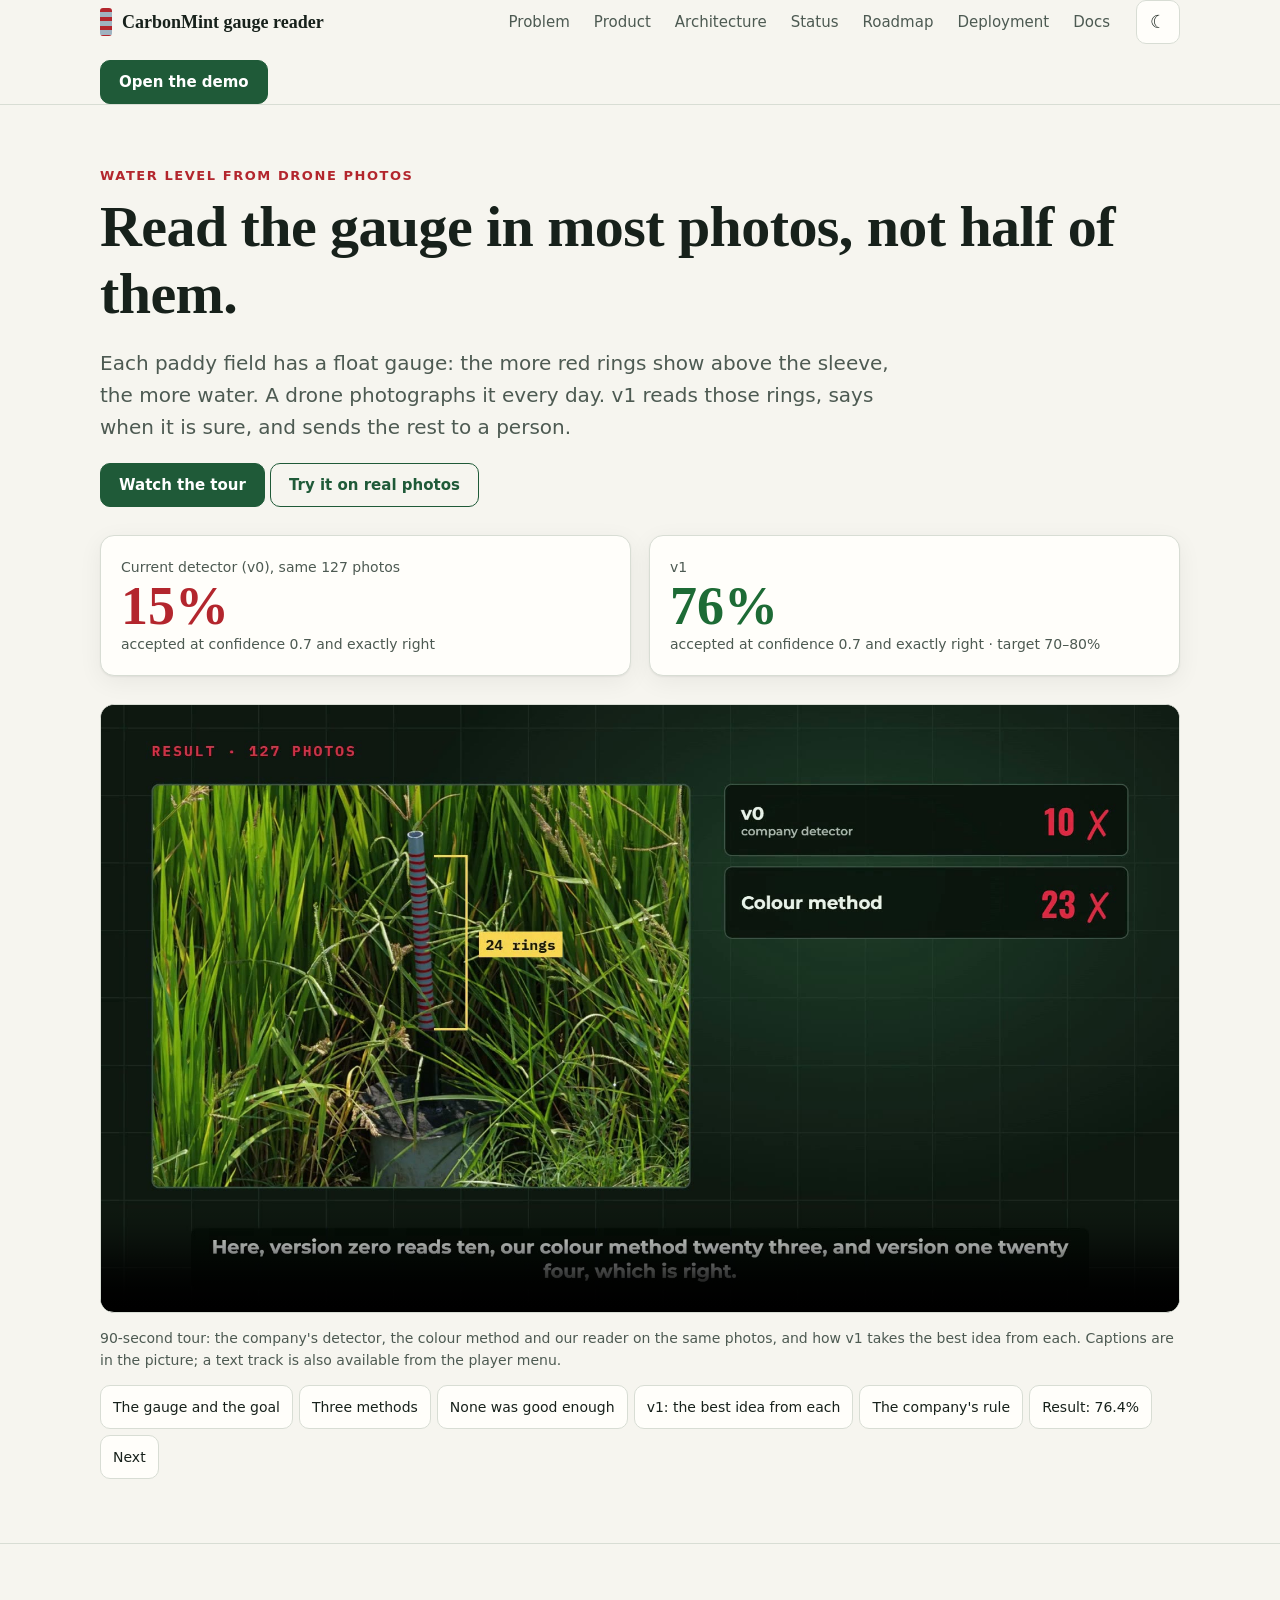
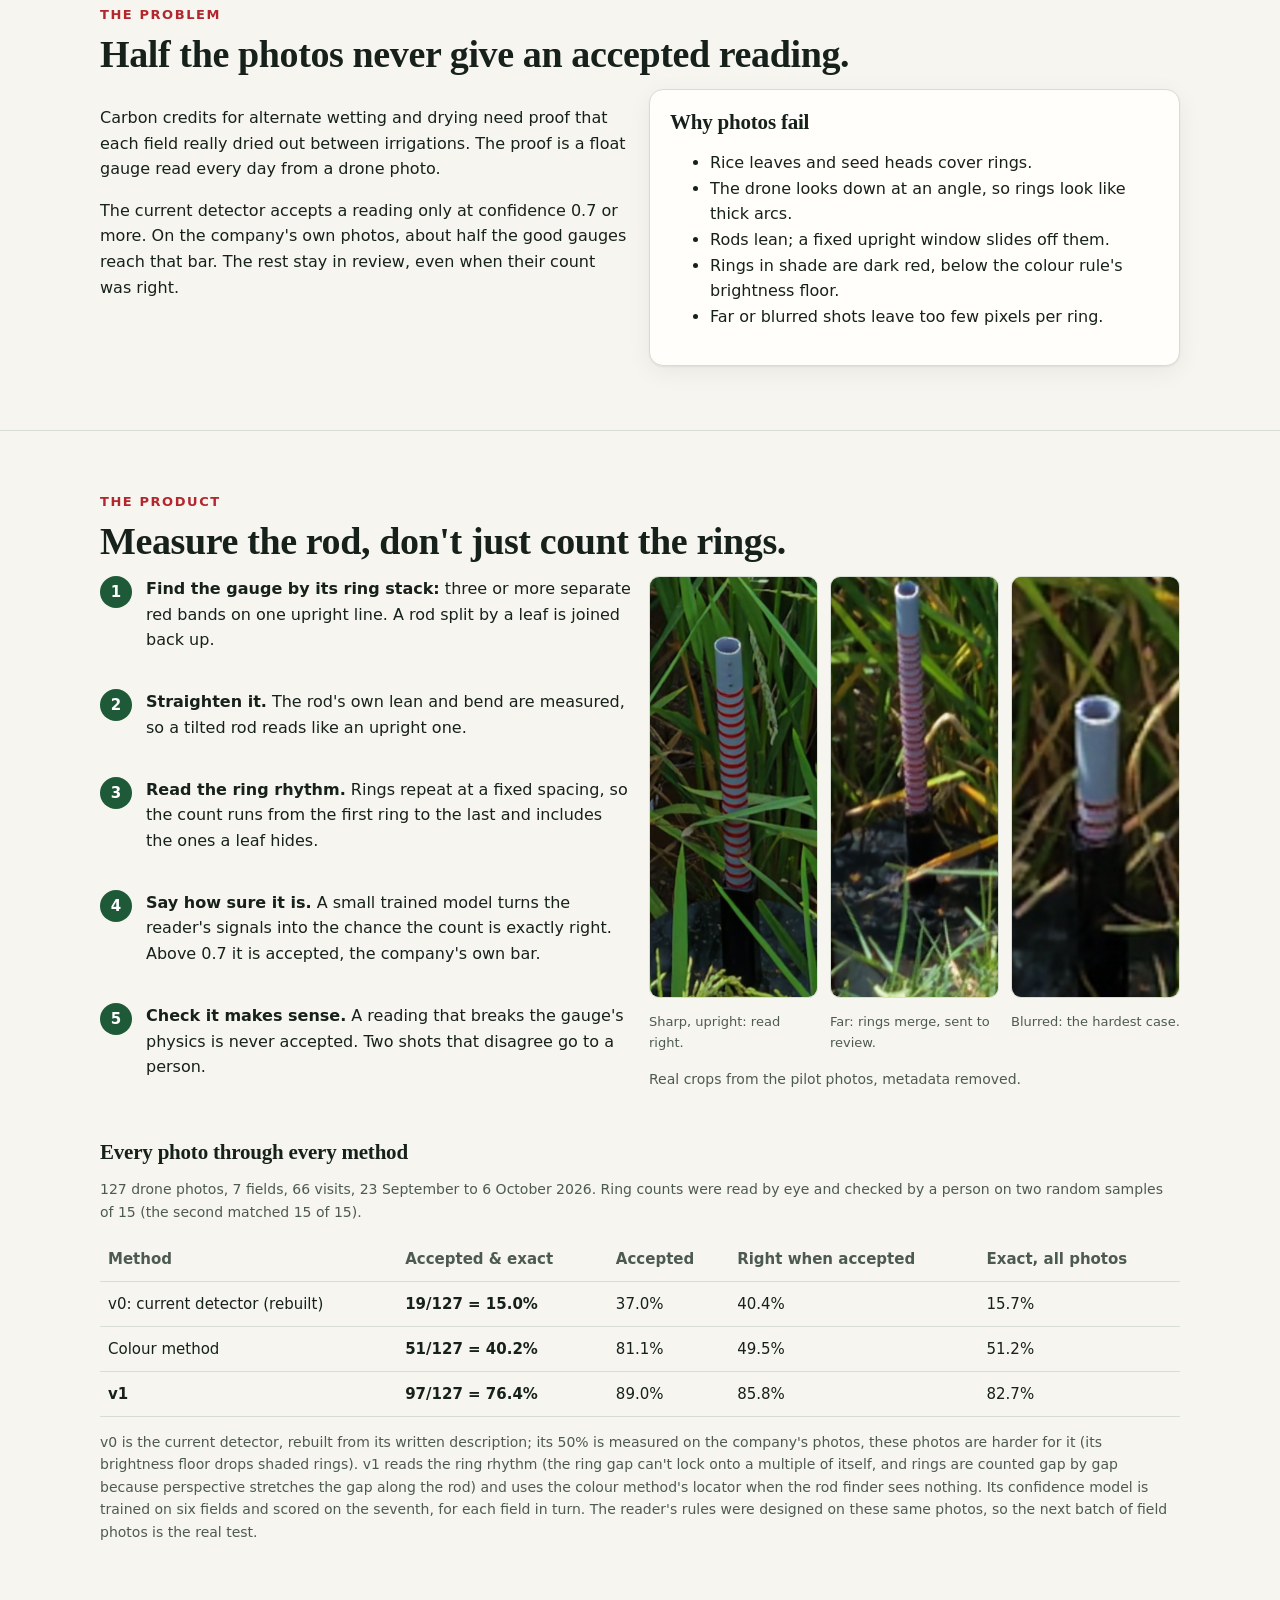
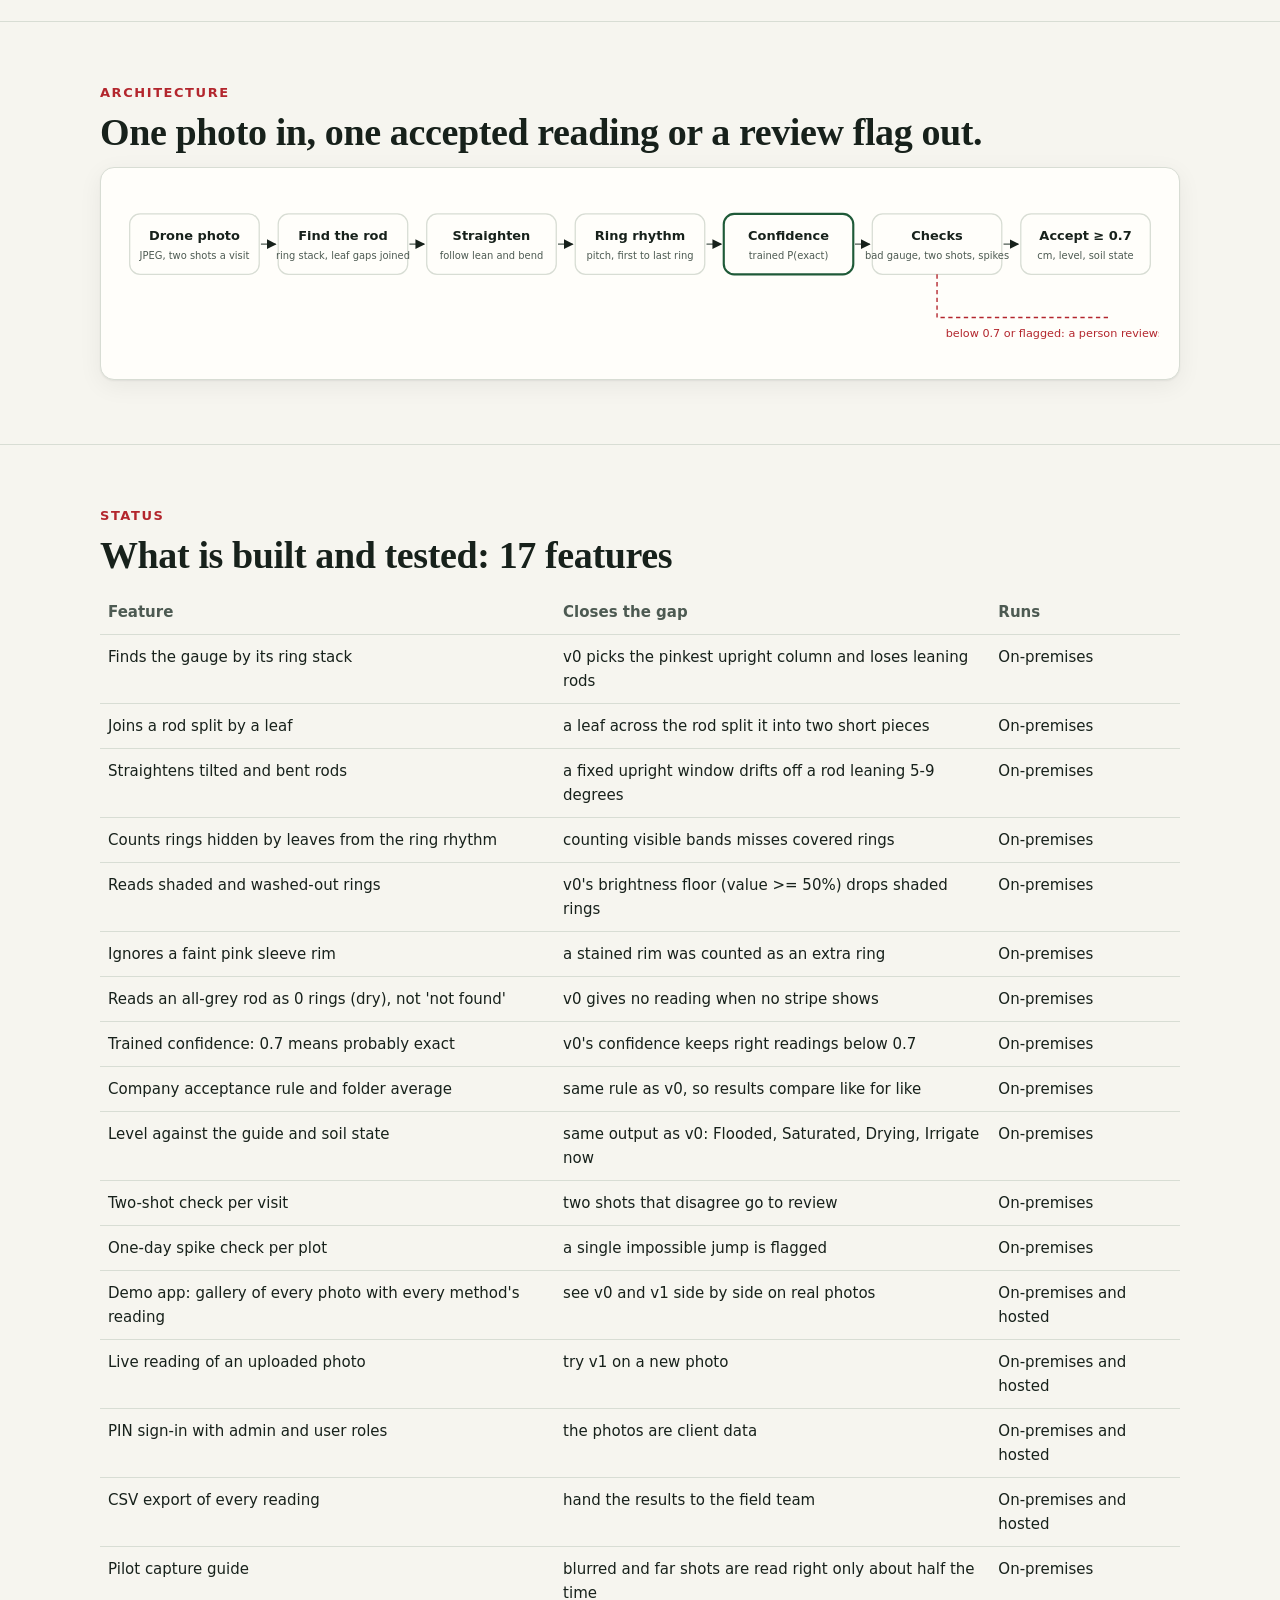
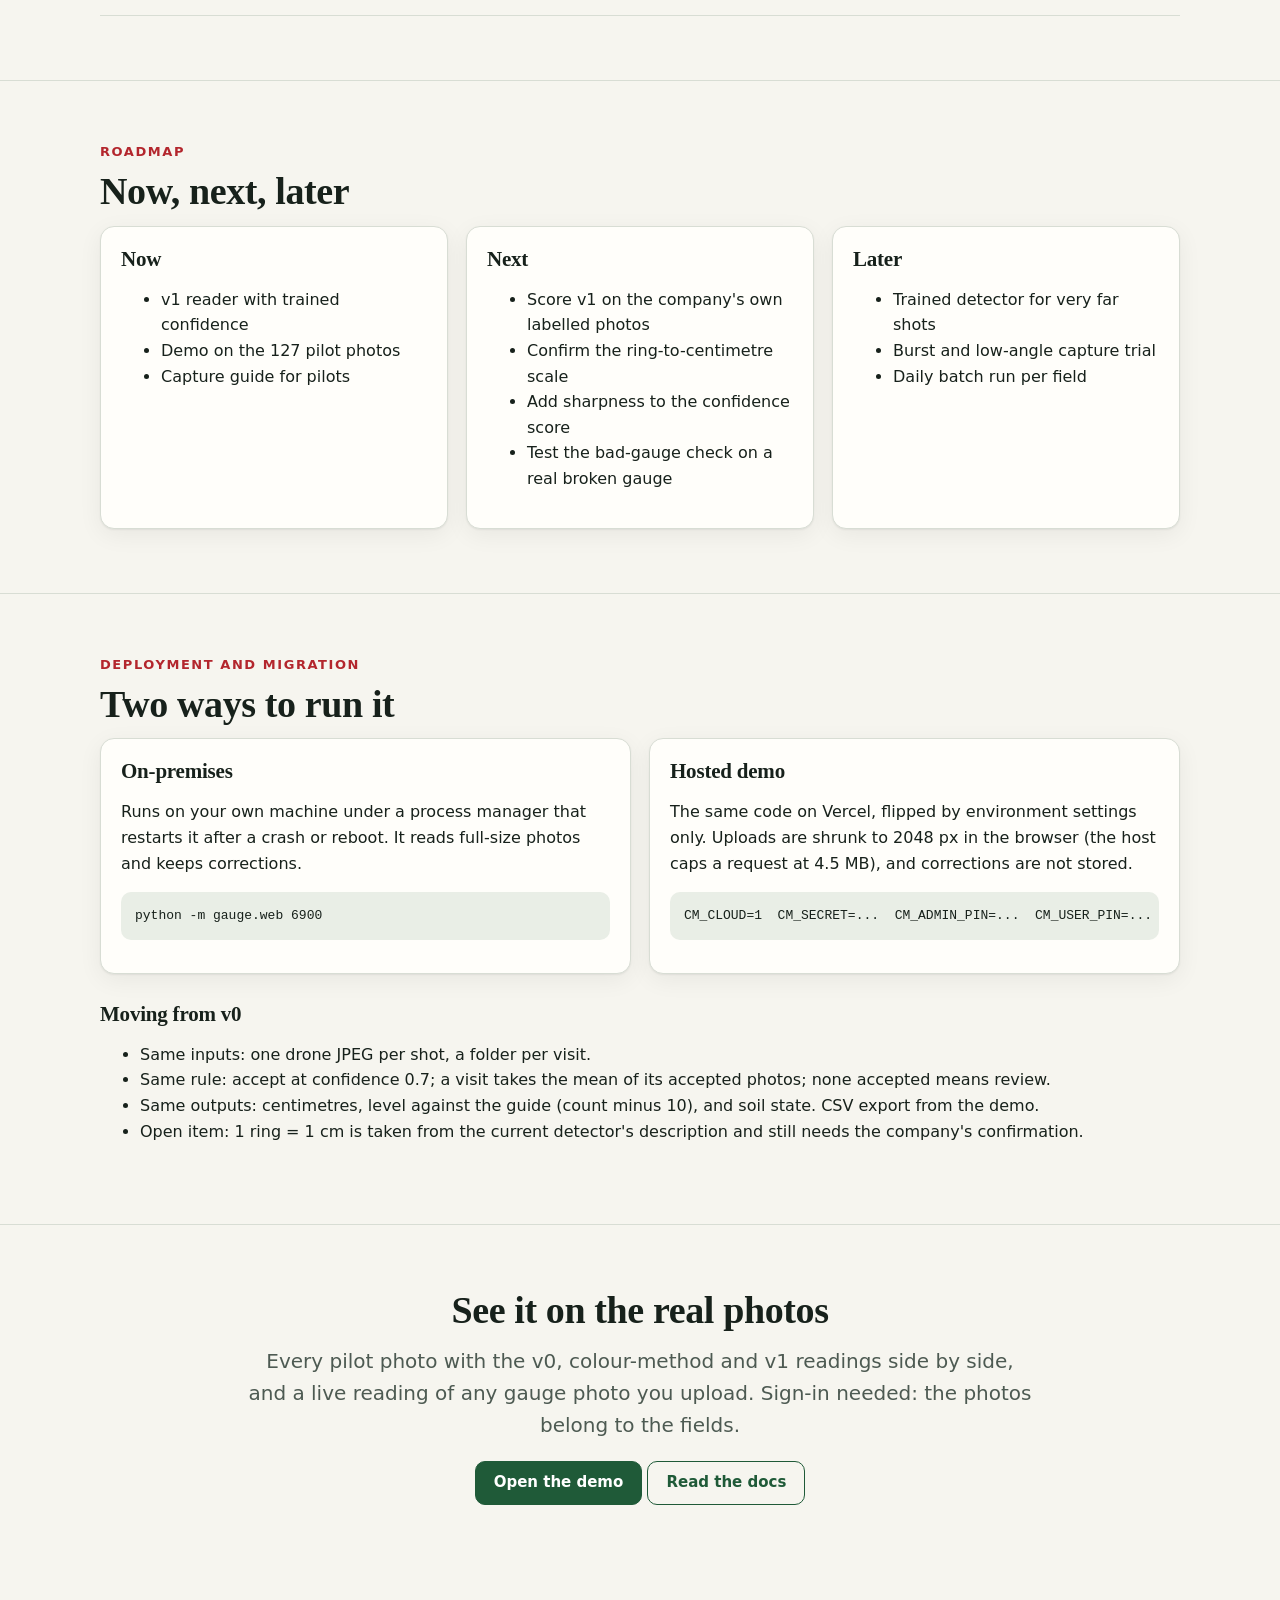
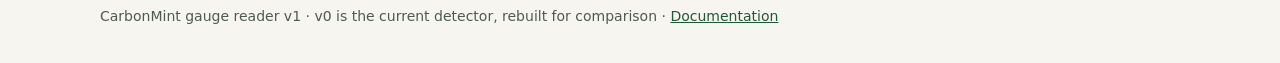
<file: public/index.html>
<!doctype html>
<html lang="en">
<head>
<meta charset="utf-8"><meta name="viewport" content="width=device-width,initial-scale=1">
<title>CarbonMint gauge reader</title>
<meta name="description" content="Reads the water level from drone photos of AWD field gauges. v1 is accepted and exact on 76% of photos, against 15% for the current detector on the same photos.">
<link rel="icon" href="data:image/svg+xml,%3Csvg xmlns='http://www.w3.org/2000/svg' viewBox='0 0 16 16'%3E%3Crect x='5' y='0' width='6' height='16' rx='2' fill='%23b3262d'/%3E%3C/svg%3E">
<script>(function(){try{var t=localStorage.getItem("cm-theme");if(t==="light"||t==="dark")document.documentElement.setAttribute("data-theme",t)}catch(e){}})();
function cmToggleTheme(){var r=document.documentElement,cur=r.getAttribute("data-theme")||(matchMedia("(prefers-color-scheme: dark)").matches?"dark":"light"),nx=cur==="dark"?"light":"dark";r.setAttribute("data-theme",nx);try{localStorage.setItem("cm-theme",nx)}catch(e){}cmThemeLabel()}
function cmThemeLabel(){var b=document.querySelectorAll("[data-theme-toggle]"),d=(document.documentElement.getAttribute("data-theme")||(matchMedia("(prefers-color-scheme: dark)").matches?"dark":"light"))==="dark";b.forEach(function(x){x.textContent=d?"☀":"☾";x.setAttribute("aria-label",d?"Switch to light theme":"Switch to dark theme")})}
document.addEventListener("DOMContentLoaded",function(){cmThemeLabel();document.querySelectorAll("[data-theme-toggle]").forEach(function(b){b.addEventListener("click",cmToggleTheme)});var host=location.hostname;var app=/^(127\.|localhost$)/.test(host)?"app.html":(window.CM_APP_URL||"app.html");document.querySelectorAll("[data-app]").forEach(function(a){a.href=app})});
</script>
<style>:root{--bg:#f6f5ef;--paper:#fffefa;--ink:#17211b;--mut:#4d5a52;--line:#d8ddd4;--brand:#1f5a38;--brand-ink:#ffffff;--ring:#b3262d;--ok:#1d6b35;--warn:#8a5300;--chip:#e9eee6;--shadow:0 1px 2px rgba(0,0,0,.06),0 6px 24px rgba(0,0,0,.06);--serif:"Iowan Old Style","Palatino Linotype",Palatino,"Book Antiqua",Georgia,serif;--sans:system-ui,-apple-system,"Segoe UI",Roboto,"Helvetica Neue",Arial,sans-serif;--mono:ui-monospace,"Cascadia Mono",Consolas,monospace}
@media (prefers-color-scheme:dark){:root:not([data-theme="light"]){--bg:#0e1712;--paper:#15211a;--ink:#e7ede8;--mut:#a7b4ab;--line:#2b3a31;--brand:#7bd88f;--brand-ink:#0b130e;--ring:#ff7b80;--ok:#7bd88f;--warn:#f2b95b;--chip:#1d2b23;--shadow:none}}
:root[data-theme="dark"]{--bg:#0e1712;--paper:#15211a;--ink:#e7ede8;--mut:#a7b4ab;--line:#2b3a31;--brand:#7bd88f;--brand-ink:#0b130e;--ring:#ff7b80;--ok:#7bd88f;--warn:#f2b95b;--chip:#1d2b23;--shadow:none}
*{box-sizing:border-box}html{-webkit-text-size-adjust:100%}body{margin:0;background:var(--bg);color:var(--ink);font:16px/1.6 var(--sans);overflow-x:hidden}
[hidden]{display:none!important}img,video,svg{max-width:100%;height:auto}a{color:var(--brand)}a:hover{text-decoration-thickness:2px}
:focus-visible{outline:3px solid var(--ring);outline-offset:2px;border-radius:4px}
.wrap{max-width:1120px;margin:0 auto;padding:0 20px}
header.top{position:sticky;top:0;z-index:10;background:color-mix(in srgb,var(--bg) 92%,transparent);backdrop-filter:blur(6px);border-bottom:1px solid var(--line)}
header.top .wrap{display:flex;align-items:center;gap:16px;min-height:60px;flex-wrap:wrap}
.brand{font:700 18px/1 var(--serif);color:var(--ink);text-decoration:none;display:flex;align-items:center;gap:10px}
.brand i{width:12px;height:28px;border-radius:3px;background:repeating-linear-gradient(var(--ring) 0 4px,#9fb2c0 4px 9px);display:inline-block}
nav.links{display:flex;gap:4px;flex-wrap:wrap;margin-left:auto}nav.links a{color:var(--mut);text-decoration:none;padding:10px 10px;border-radius:8px;font-size:15px;min-height:44px;display:inline-flex;align-items:center}
nav.links a:hover{color:var(--ink);background:var(--chip)}
.btn{display:inline-flex;align-items:center;justify-content:center;gap:8px;min-height:44px;padding:10px 18px;border-radius:10px;border:1px solid var(--brand);background:var(--brand);color:var(--brand-ink);font:600 15px/1 var(--sans);text-decoration:none;cursor:pointer}
.btn.ghost{background:transparent;color:var(--brand)}.btn:disabled{opacity:.5;cursor:not-allowed}
.theme{min-width:44px;min-height:44px;border-radius:10px;border:1px solid var(--line);background:var(--paper);color:var(--ink);cursor:pointer;font-size:18px}
h1,h2,h3{font-family:var(--serif);line-height:1.15;letter-spacing:-.01em}h1{font-size:clamp(34px,5.4vw,58px);margin:0 0 16px}h2{font-size:clamp(26px,3.4vw,38px);margin:0 0 12px}h3{font-size:21px;margin:0 0 6px}
.lede{font-size:clamp(17px,2vw,20px);color:var(--mut);max-width:62ch}
section{padding:64px 0;border-bottom:1px solid var(--line)}section:last-of-type{border-bottom:0}
.eyebrow{font:600 13px/1 var(--sans);letter-spacing:.12em;text-transform:uppercase;color:var(--ring);margin-bottom:12px}
.grid{display:grid;gap:18px}.g2{grid-template-columns:repeat(auto-fit,minmax(min(100%,420px),1fr))}.g3{grid-template-columns:repeat(auto-fit,minmax(min(100%,260px),1fr))}
.card{background:var(--paper);border:1px solid var(--line);border-radius:14px;padding:20px;box-shadow:var(--shadow);min-width:0}
.stat{font:700 clamp(36px,6vw,54px)/1 var(--serif)}.stat.v1{color:var(--ok)}.stat.v0{color:var(--ring)}.small{font-size:14px;color:var(--mut)}
.table{width:100%;border-collapse:collapse;font-size:15px}.table th,.table td{text-align:left;padding:10px 8px;border-bottom:1px solid var(--line);vertical-align:top}.table th{font-weight:600;color:var(--mut)}
.scroll{overflow-x:auto;-webkit-overflow-scrolling:touch;max-width:100%}
.pill{display:inline-block;padding:3px 10px;border-radius:999px;font:600 12px/1.6 var(--sans);background:var(--chip);color:var(--ink)}.pill.ok{color:var(--ok)}.pill.warn{color:var(--warn)}.pill.bad{color:var(--ring)}
.player{background:#000;border-radius:14px;overflow:hidden;border:1px solid var(--line)}.player video{display:block;width:100%;height:auto}
.chapters{list-style:none;margin:10px 0 0;padding:0;display:flex;flex-wrap:wrap;gap:6px}.chapters button{min-height:44px;padding:8px 12px;border-radius:10px;border:1px solid var(--line);background:var(--paper);color:var(--ink);cursor:pointer;font:14px var(--sans)}
.chapters button[aria-current="true"]{border-color:var(--brand);background:var(--chip);font-weight:600}
.steps{counter-reset:s;list-style:none;padding:0;margin:0;display:grid;gap:12px}.steps li{counter-increment:s;padding-left:46px;position:relative}.steps li::before{content:counter(s);position:absolute;left:0;top:0;width:32px;height:32px;border-radius:50%;background:var(--brand);color:var(--brand-ink);display:grid;place-items:center;font:700 15px var(--sans)}
code{font:14px var(--mono);background:var(--chip);padding:1px 6px;border-radius:6px;overflow-wrap:anywhere}pre{background:var(--chip);padding:14px;border-radius:10px;overflow-x:auto;font:13px/1.5 var(--mono)}
footer{padding:36px 0;color:var(--mut);font-size:14px}
.crops{display:grid;grid-template-columns:repeat(3,minmax(0,1fr));gap:12px}.crops figure{margin:0}.crops img{border-radius:10px;border:1px solid var(--line);width:100%;aspect-ratio:2/5;object-fit:cover}.crops figcaption{font-size:13px;color:var(--mut);margin-top:6px}
svg text{fill:var(--ink);font-family:var(--sans)}
@media (max-width:640px){section{padding:44px 0}nav.links{display:none}header.top .wrap{gap:10px;padding-top:8px;padding-bottom:8px}header.top .btn{padding:10px 14px}.crops{grid-template-columns:repeat(3,minmax(0,1fr))}.table{font-size:14px}}
@media (prefers-reduced-motion:reduce){*{scroll-behavior:auto!important;transition:none!important;animation:none!important}}
</style>
</head>
<body>
<header class="top"><div class="wrap">
 <a class="brand" href="index.html"><i aria-hidden="true"></i>CarbonMint gauge reader</a>
 <nav class="links" aria-label="Sections"><a href="#problem">Problem</a><a href="#product">Product</a><a href="#architecture">Architecture</a><a href="#status">Status</a><a href="#roadmap">Roadmap</a><a href="#deployment">Deployment</a><a href="documentation.html">Docs</a></nav>
 <button class="theme" type="button" data-theme-toggle aria-label="Switch theme">&#9790;</button>
 <a class="btn" data-app href="app.html">Open the demo</a>
</div></header>

<main>
<section id="hero"><div class="wrap">
 <div class="eyebrow">Water level from drone photos</div>
 <h1>Read the gauge in most photos, not half of them.</h1>
 <p class="lede">Each paddy field has a float gauge: the more red rings show above the sleeve, the more water. A drone photographs it every day. v1 reads those rings, says when it is sure, and sends the rest to a person.</p>
 <p><a class="btn" href="#tour" id="watch">Watch the tour</a> <a class="btn ghost" data-app href="app.html">Try it on real photos</a></p>
 <div class="grid g2" style="margin:28px 0 8px">
  <div class="card"><div class="small">Current detector (v0), same 127 photos</div><div class="stat v0">15%</div><div class="small">accepted at confidence 0.7 and exactly right</div></div>
  <div class="card"><div class="small">v1</div><div class="stat v1">76%</div><div class="small">accepted at confidence 0.7 and exactly right &middot; target 70&ndash;80%</div></div>
 </div>
 <div id="tour" style="margin-top:28px">
  <div class="player"><video id="tourvid" controls preload="metadata" playsinline poster="media/explainer-poster.jpg" width="1920" height="1080">
   <source src="media/explainer.mp4" type="video/mp4">
   <track kind="captions" src="media/explainer.captions.vtt" srclang="en" label="English">
   <track kind="chapters" src="media/explainer.chapters.vtt" srclang="en" label="Chapters">
  </video></div>
  <p class="small">90-second tour: the company's detector, the colour method and our reader on the same photos, and how v1 takes the best idea from each. Captions are in the picture; a text track is also available from the player menu.</p>
  <ol class="chapters" id="chapters"><li><button type="button" data-t="0">The gauge and the goal</button></li><li><button type="button" data-t="10.6">Three methods</button></li><li><button type="button" data-t="28.1">None was good enough</button></li><li><button type="button" data-t="38.3">v1: the best idea from each</button></li><li><button type="button" data-t="53.0">The company&#x27;s rule</button></li><li><button type="button" data-t="66.0">Result: 76.4%</button></li><li><button type="button" data-t="81.6">Next</button></li></ol>
 </div>
</div></section>

<section id="problem"><div class="wrap">
 <div class="eyebrow">The problem</div>
 <h2>Half the photos never give an accepted reading.</h2>
 <div class="grid g2">
  <div><p>Carbon credits for alternate wetting and drying need proof that each field really dried out between irrigations. The proof is a float gauge read every day from a drone photo.</p>
  <p>The current detector accepts a reading only at confidence 0.7 or more. On the company's own photos, about half the good gauges reach that bar. The rest stay in review, even when their count was right.</p></div>
  <div class="card"><h3>Why photos fail</h3><ul>
   <li>Rice leaves and seed heads cover rings.</li>
   <li>The drone looks down at an angle, so rings look like thick arcs.</li>
   <li>Rods lean; a fixed upright window slides off them.</li>
   <li>Rings in shade are dark red, below the colour rule's brightness floor.</li>
   <li>Far or blurred shots leave too few pixels per ring.</li></ul></div>
 </div>
</div></section>

<section id="product"><div class="wrap">
 <div class="eyebrow">The product</div>
 <h2>Measure the rod, don't just count the rings.</h2>
 <div class="grid g2">
  <ol class="steps">
   <li><b>Find the gauge by its ring stack:</b> three or more separate red bands on one upright line. A rod split by a leaf is joined back up.</li>
   <li><b>Straighten it.</b> The rod's own lean and bend are measured, so a tilted rod reads like an upright one.</li>
   <li><b>Read the ring rhythm.</b> Rings repeat at a fixed spacing, so the count runs from the first ring to the last and includes the ones a leaf hides.</li>
   <li><b>Say how sure it is.</b> A small trained model turns the reader's signals into the chance the count is exactly right. Above 0.7 it is accepted, the company's own bar.</li>
   <li><b>Check it makes sense.</b> A reading that breaks the gauge's physics is never accepted. Two shots that disagree go to a person.</li>
  </ol>
  <div><div class="crops">
   <figure><img src="media/crop-good.jpg" alt="Sharp upright gauge with 20 red rings above a black sleeve" loading="lazy" width="360" height="900"><figcaption>Sharp, upright: read right.</figcaption></figure>
   <figure><img src="media/crop-far.jpg" alt="Far gauge, rings tiny and washed pink" loading="lazy" width="360" height="900"><figcaption>Far: rings merge, sent to review.</figcaption></figure>
   <figure><img src="media/crop-blur.jpg" alt="Blurred gauge with faint rings" loading="lazy" width="360" height="900"><figcaption>Blurred: the hardest case.</figcaption></figure>
  </div><p class="small">Real crops from the pilot photos, metadata removed.</p></div>
 </div>
 <h3 style="margin-top:36px">Every photo through every method</h3>
 <p class="small">127 drone photos, 7 fields, 66 visits, 23 September to 6 October 2026. Ring counts were read by eye and checked by a person on two random samples of 15 (the second matched 15 of 15).</p>
 <div class="scroll"><table class="table"><thead><tr><th>Method</th><th>Accepted &amp; exact</th><th>Accepted</th><th>Right when accepted</th><th>Exact, all photos</th></tr></thead><tbody><tr><td>v0: current detector (rebuilt)</td><td><b>19/127 = 15.0%</b></td><td>37.0%</td><td>40.4%</td><td>15.7%</td></tr><tr><td>Colour method</td><td><b>51/127 = 40.2%</b></td><td>81.1%</td><td>49.5%</td><td>51.2%</td></tr><tr><td><b>v1</b></td><td><b>97/127 = 76.4%</b></td><td>89.0%</td><td>85.8%</td><td>82.7%</td></tr></tbody></table></div>
 <p class="small">v0 is the current detector, rebuilt from its written description; its 50% is measured on the company's photos, these photos are harder for it (its brightness floor drops shaded rings). v1 reads the ring rhythm (the ring gap can't lock onto a multiple of itself, and rings are counted gap by gap because perspective stretches the gap along the rod) and uses the colour method's locator when the rod finder sees nothing. Its confidence model is trained on six fields and scored on the seventh, for each field in turn. The reader's rules were designed on these same photos, so the next batch of field photos is the real test.</p>
</div></section>

<section id="architecture"><div class="wrap">
 <div class="eyebrow">Architecture</div>
 <h2>One photo in, one accepted reading or a review flag out.</h2>
 <div class="card scroll"><svg viewBox="0 0 1202 190" width="1202" height="190" role="img" aria-label="Pipeline: drone photo, find the rod, straighten, ring rhythm, confidence, checks, accept at 0.7 or send to review"><defs><marker id="ar" viewBox="0 0 10 10" refX="9" refY="5" markerWidth="7" markerHeight="7" orient="auto"><path d="M0,0 L10,5 L0,10 z" fill="currentColor"/></marker></defs><rect x="10" y="30" width="150" height="70" rx="12" fill="var(--paper)" stroke="var(--line)" stroke-width="1.5"/><text x="85.0" y="60" text-anchor="middle" font-size="15" font-weight="700">Drone photo</text><text x="85.0" y="82" text-anchor="middle" font-size="11.5" style="fill:var(--mut)">JPEG, two shots a visit</text><rect x="182" y="30" width="150" height="70" rx="12" fill="var(--paper)" stroke="var(--line)" stroke-width="1.5"/><text x="257.0" y="60" text-anchor="middle" font-size="15" font-weight="700">Find the rod</text><text x="257.0" y="82" text-anchor="middle" font-size="11.5" style="fill:var(--mut)">ring stack, leaf gaps joined</text><line x1="162" y1="65.0" x2="179" y2="65.0" stroke="currentColor" style="color:var(--mut)" stroke-width="1.6" marker-end="url(#ar)"/><rect x="354" y="30" width="150" height="70" rx="12" fill="var(--paper)" stroke="var(--line)" stroke-width="1.5"/><text x="429.0" y="60" text-anchor="middle" font-size="15" font-weight="700">Straighten</text><text x="429.0" y="82" text-anchor="middle" font-size="11.5" style="fill:var(--mut)">follow lean and bend</text><line x1="334" y1="65.0" x2="351" y2="65.0" stroke="currentColor" style="color:var(--mut)" stroke-width="1.6" marker-end="url(#ar)"/><rect x="526" y="30" width="150" height="70" rx="12" fill="var(--paper)" stroke="var(--line)" stroke-width="1.5"/><text x="601.0" y="60" text-anchor="middle" font-size="15" font-weight="700">Ring rhythm</text><text x="601.0" y="82" text-anchor="middle" font-size="11.5" style="fill:var(--mut)">pitch, first to last ring</text><line x1="506" y1="65.0" x2="523" y2="65.0" stroke="currentColor" style="color:var(--mut)" stroke-width="1.6" marker-end="url(#ar)"/><rect x="698" y="30" width="150" height="70" rx="12" fill="var(--paper)" stroke="var(--line)" stroke-width="1.5" style="stroke:var(--brand);stroke-width:2.5"/><text x="773.0" y="60" text-anchor="middle" font-size="15" font-weight="700">Confidence</text><text x="773.0" y="82" text-anchor="middle" font-size="11.5" style="fill:var(--mut)">trained P(exact)</text><line x1="678" y1="65.0" x2="695" y2="65.0" stroke="currentColor" style="color:var(--mut)" stroke-width="1.6" marker-end="url(#ar)"/><rect x="870" y="30" width="150" height="70" rx="12" fill="var(--paper)" stroke="var(--line)" stroke-width="1.5"/><text x="945.0" y="60" text-anchor="middle" font-size="15" font-weight="700">Checks</text><text x="945.0" y="82" text-anchor="middle" font-size="11.5" style="fill:var(--mut)">bad gauge, two shots, spikes</text><line x1="850" y1="65.0" x2="867" y2="65.0" stroke="currentColor" style="color:var(--mut)" stroke-width="1.6" marker-end="url(#ar)"/><rect x="1042" y="30" width="150" height="70" rx="12" fill="var(--paper)" stroke="var(--line)" stroke-width="1.5"/><text x="1117.0" y="60" text-anchor="middle" font-size="15" font-weight="700">Accept ≥ 0.7</text><text x="1117.0" y="82" text-anchor="middle" font-size="11.5" style="fill:var(--mut)">cm, level, soil state</text><line x1="1022" y1="65.0" x2="1039" y2="65.0" stroke="currentColor" style="color:var(--mut)" stroke-width="1.6" marker-end="url(#ar)"/><path d="M945.0,100 V150 H1145.0" fill="none" stroke="var(--ring)" stroke-width="1.6" stroke-dasharray="5 4"/><text x="955.0" y="172" font-size="13" style="fill:var(--ring)">below 0.7 or flagged: a person reviews it</text></svg></div>
</div></section>

<section id="status"><div class="wrap">
 <div class="eyebrow">Status</div>
 <h2>What is built and tested: 17 features</h2>
 <div class="scroll"><table class="table" id="matrix"><thead><tr><th>Feature</th><th>Closes the gap</th><th>Runs</th></tr></thead><tbody><tr><td>Finds the gauge by its ring stack</td><td>v0 picks the pinkest upright column and loses leaning rods</td><td>On-premises</td></tr><tr><td>Joins a rod split by a leaf</td><td>a leaf across the rod split it into two short pieces</td><td>On-premises</td></tr><tr><td>Straightens tilted and bent rods</td><td>a fixed upright window drifts off a rod leaning 5-9 degrees</td><td>On-premises</td></tr><tr><td>Counts rings hidden by leaves from the ring rhythm</td><td>counting visible bands misses covered rings</td><td>On-premises</td></tr><tr><td>Reads shaded and washed-out rings</td><td>v0&#x27;s brightness floor (value &gt;= 50%) drops shaded rings</td><td>On-premises</td></tr><tr><td>Ignores a faint pink sleeve rim</td><td>a stained rim was counted as an extra ring</td><td>On-premises</td></tr><tr><td>Reads an all-grey rod as 0 rings (dry), not &#x27;not found&#x27;</td><td>v0 gives no reading when no stripe shows</td><td>On-premises</td></tr><tr><td>Trained confidence: 0.7 means probably exact</td><td>v0&#x27;s confidence keeps right readings below 0.7</td><td>On-premises</td></tr><tr><td>Company acceptance rule and folder average</td><td>same rule as v0, so results compare like for like</td><td>On-premises</td></tr><tr><td>Level against the guide and soil state</td><td>same output as v0: Flooded, Saturated, Drying, Irrigate now</td><td>On-premises</td></tr><tr><td>Two-shot check per visit</td><td>two shots that disagree go to review</td><td>On-premises</td></tr><tr><td>One-day spike check per plot</td><td>a single impossible jump is flagged</td><td>On-premises</td></tr><tr><td>Demo app: gallery of every photo with every method&#x27;s reading</td><td>see v0 and v1 side by side on real photos</td><td>On-premises and hosted</td></tr><tr><td>Live reading of an uploaded photo</td><td>try v1 on a new photo</td><td>On-premises and hosted</td></tr><tr><td>PIN sign-in with admin and user roles</td><td>the photos are client data</td><td>On-premises and hosted</td></tr><tr><td>CSV export of every reading</td><td>hand the results to the field team</td><td>On-premises and hosted</td></tr><tr><td>Pilot capture guide</td><td>blurred and far shots are read right only about half the time</td><td>On-premises</td></tr></tbody></table></div>
</div></section>

<section id="roadmap"><div class="wrap">
 <div class="eyebrow">Roadmap</div>
 <h2>Now, next, later</h2>
 <div class="grid g3">
  <div class="card"><h3>Now</h3><ul><li>v1 reader with trained confidence</li><li>Demo on the 127 pilot photos</li><li>Capture guide for pilots</li></ul></div>
  <div class="card"><h3>Next</h3><ul><li>Score v1 on the company's own labelled photos</li><li>Confirm the ring-to-centimetre scale</li><li>Add sharpness to the confidence score</li><li>Test the bad-gauge check on a real broken gauge</li></ul></div>
  <div class="card"><h3>Later</h3><ul><li>Trained detector for very far shots</li><li>Burst and low-angle capture trial</li><li>Daily batch run per field</li></ul></div>
 </div>
</div></section>

<section id="deployment"><div class="wrap">
 <div class="eyebrow">Deployment and migration</div>
 <h2>Two ways to run it</h2>
 <div class="grid g2">
  <div class="card"><h3>On-premises</h3><p>Runs on your own machine under a process manager that restarts it after a crash or reboot. It reads full-size photos and keeps corrections.</p><pre>python -m gauge.web 6900</pre></div>
  <div class="card"><h3>Hosted demo</h3><p>The same code on Vercel, flipped by environment settings only. Uploads are shrunk to 2048 px in the browser (the host caps a request at 4.5 MB), and corrections are not stored.</p><pre>CM_CLOUD=1  CM_SECRET=...  CM_ADMIN_PIN=...  CM_USER_PIN=...</pre></div>
 </div>
 <h3 style="margin-top:28px">Moving from v0</h3>
 <ul><li>Same inputs: one drone JPEG per shot, a folder per visit.</li><li>Same rule: accept at confidence 0.7; a visit takes the mean of its accepted photos; none accepted means review.</li><li>Same outputs: centimetres, level against the guide (count minus 10), and soil state. CSV export from the demo.</li><li>Open item: 1 ring = 1 cm is taken from the current detector's description and still needs the company's confirmation.</li></ul>
</div></section>

<section id="demo"><div class="wrap" style="text-align:center">
 <h2>See it on the real photos</h2>
 <p class="lede" style="margin:0 auto 20px">Every pilot photo with the v0, colour-method and v1 readings side by side, and a live reading of any gauge photo you upload. Sign-in needed: the photos belong to the fields.</p>
 <a class="btn" data-app href="app.html">Open the demo</a> <a class="btn ghost" href="documentation.html">Read the docs</a>
</div></section>
</main>
<footer><div class="wrap">CarbonMint gauge reader v1 &middot; v0 is the current detector, rebuilt for comparison &middot; <a href="documentation.html">Documentation</a></div></footer>
<script>
window.CM_APP_URL="https://carbonmint-gauge-app.vercel.app/app.html";
(function(){var v=document.getElementById("tourvid"),items=[].slice.call(document.querySelectorAll("#chapters button"));
items.forEach(function(b){b.addEventListener("click",function(){v.currentTime=parseFloat(b.dataset.t);v.play()})});
v.addEventListener("timeupdate",function(){var t=v.currentTime,cur=null;items.forEach(function(b){if(parseFloat(b.dataset.t)<=t+0.05)cur=b});items.forEach(function(b){b.setAttribute("aria-current",b===cur?"true":"false")})});
document.getElementById("watch").addEventListener("click",function(e){e.preventDefault();document.getElementById("tour").scrollIntoView({behavior:matchMedia("(prefers-reduced-motion: reduce)").matches?"auto":"smooth"});v.play()});})();
</script>
</body>
</html>
</file>
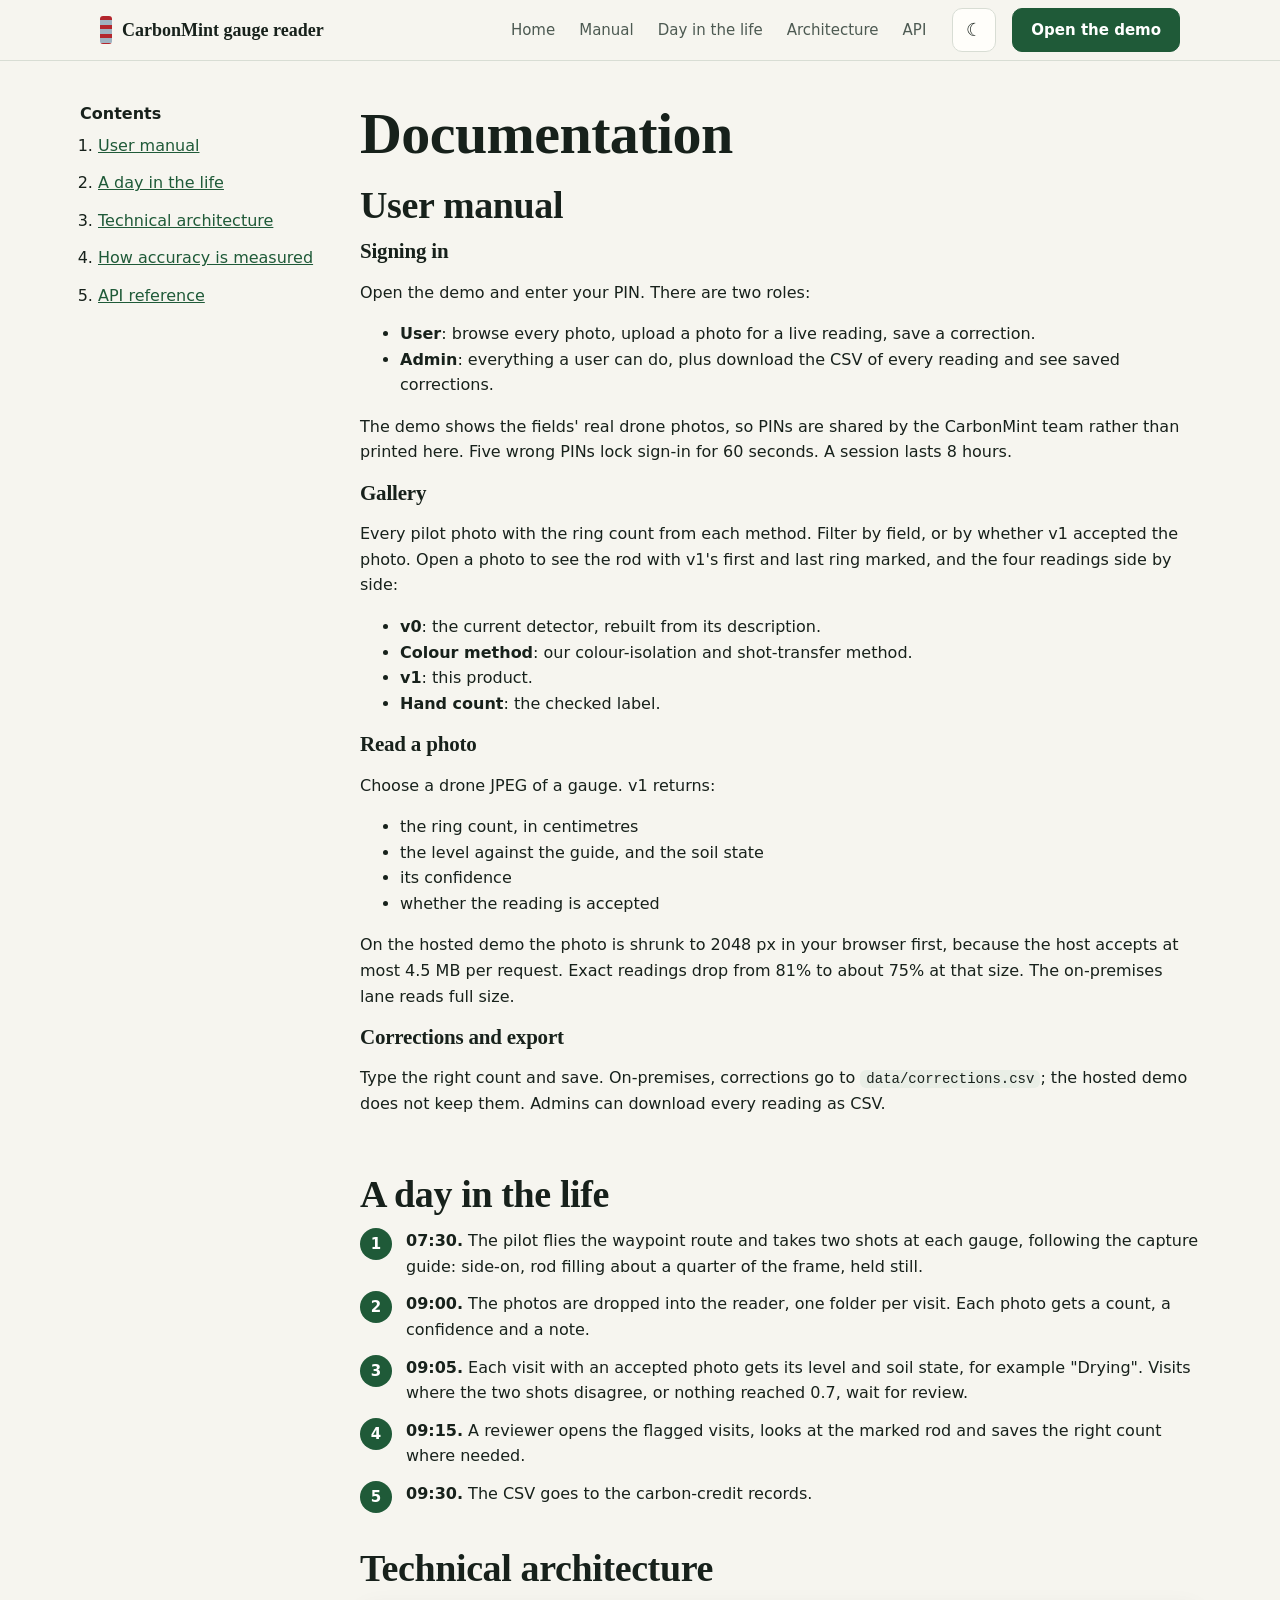
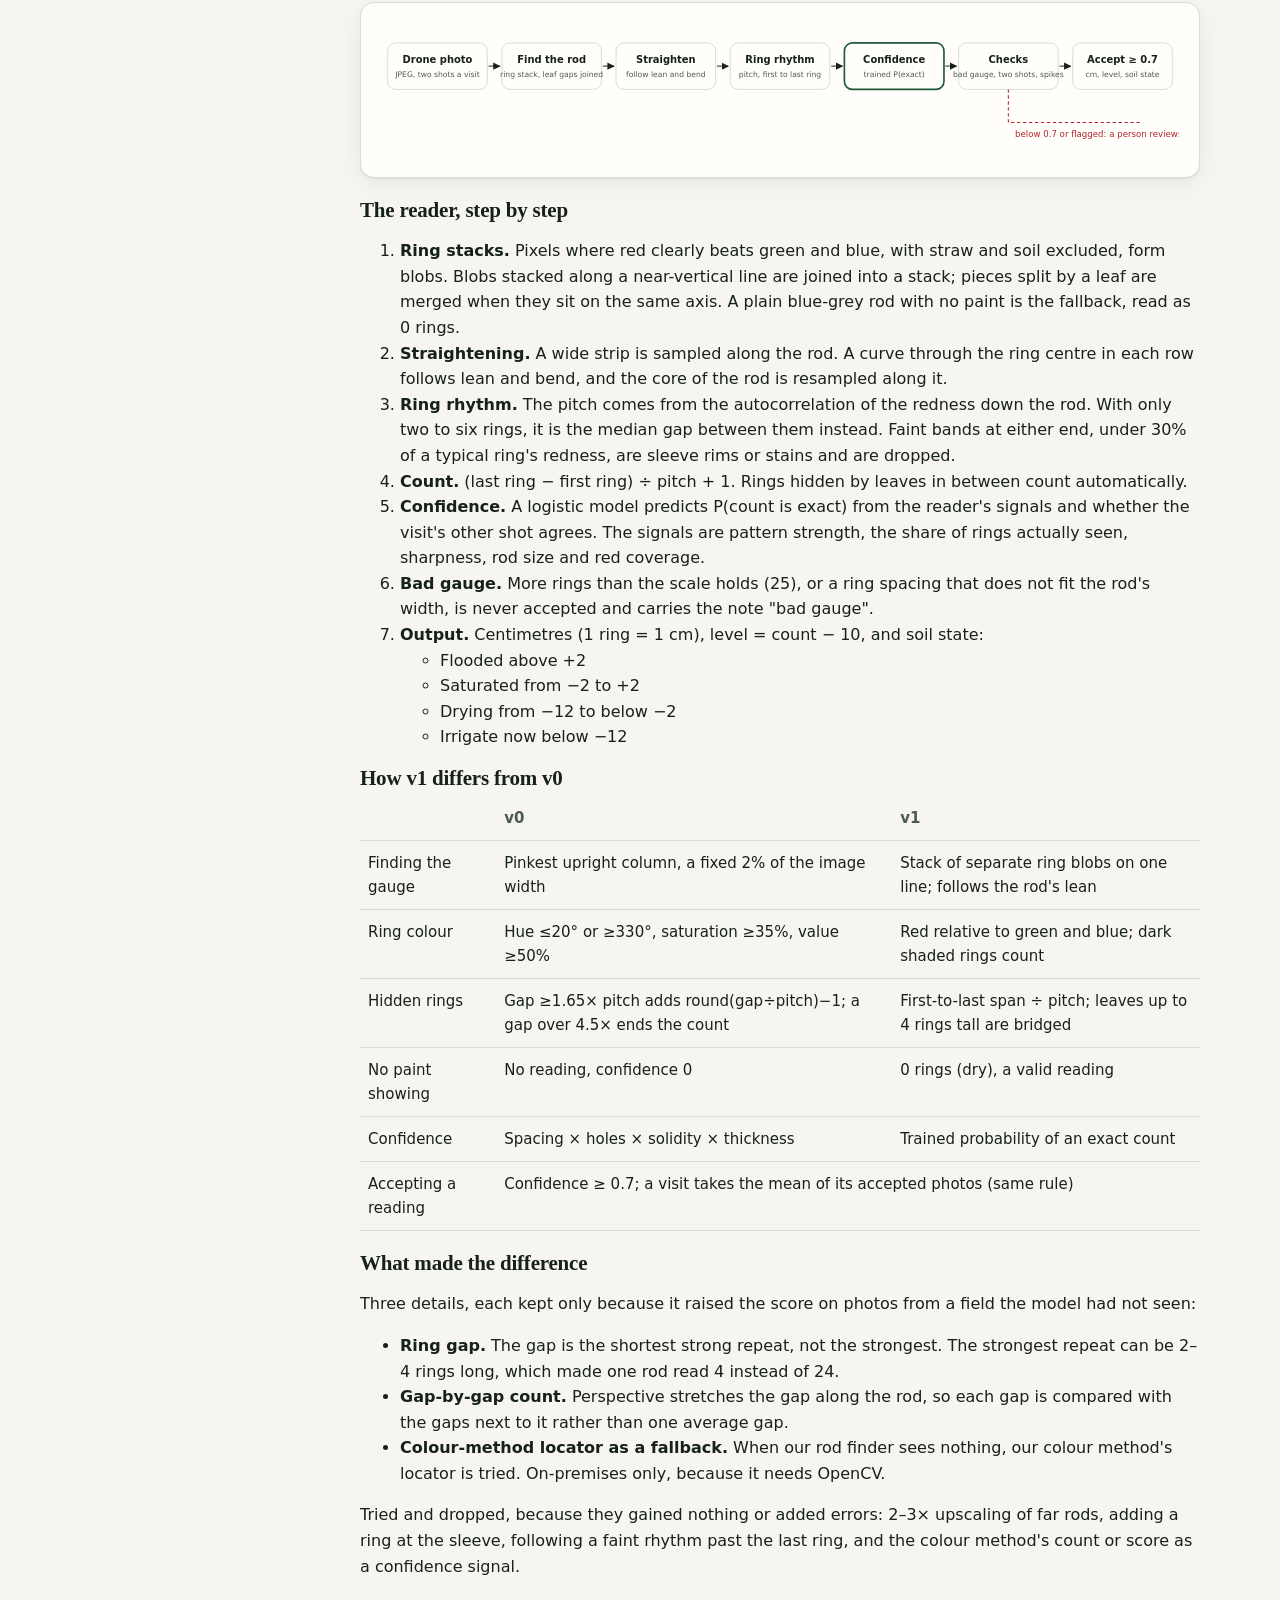
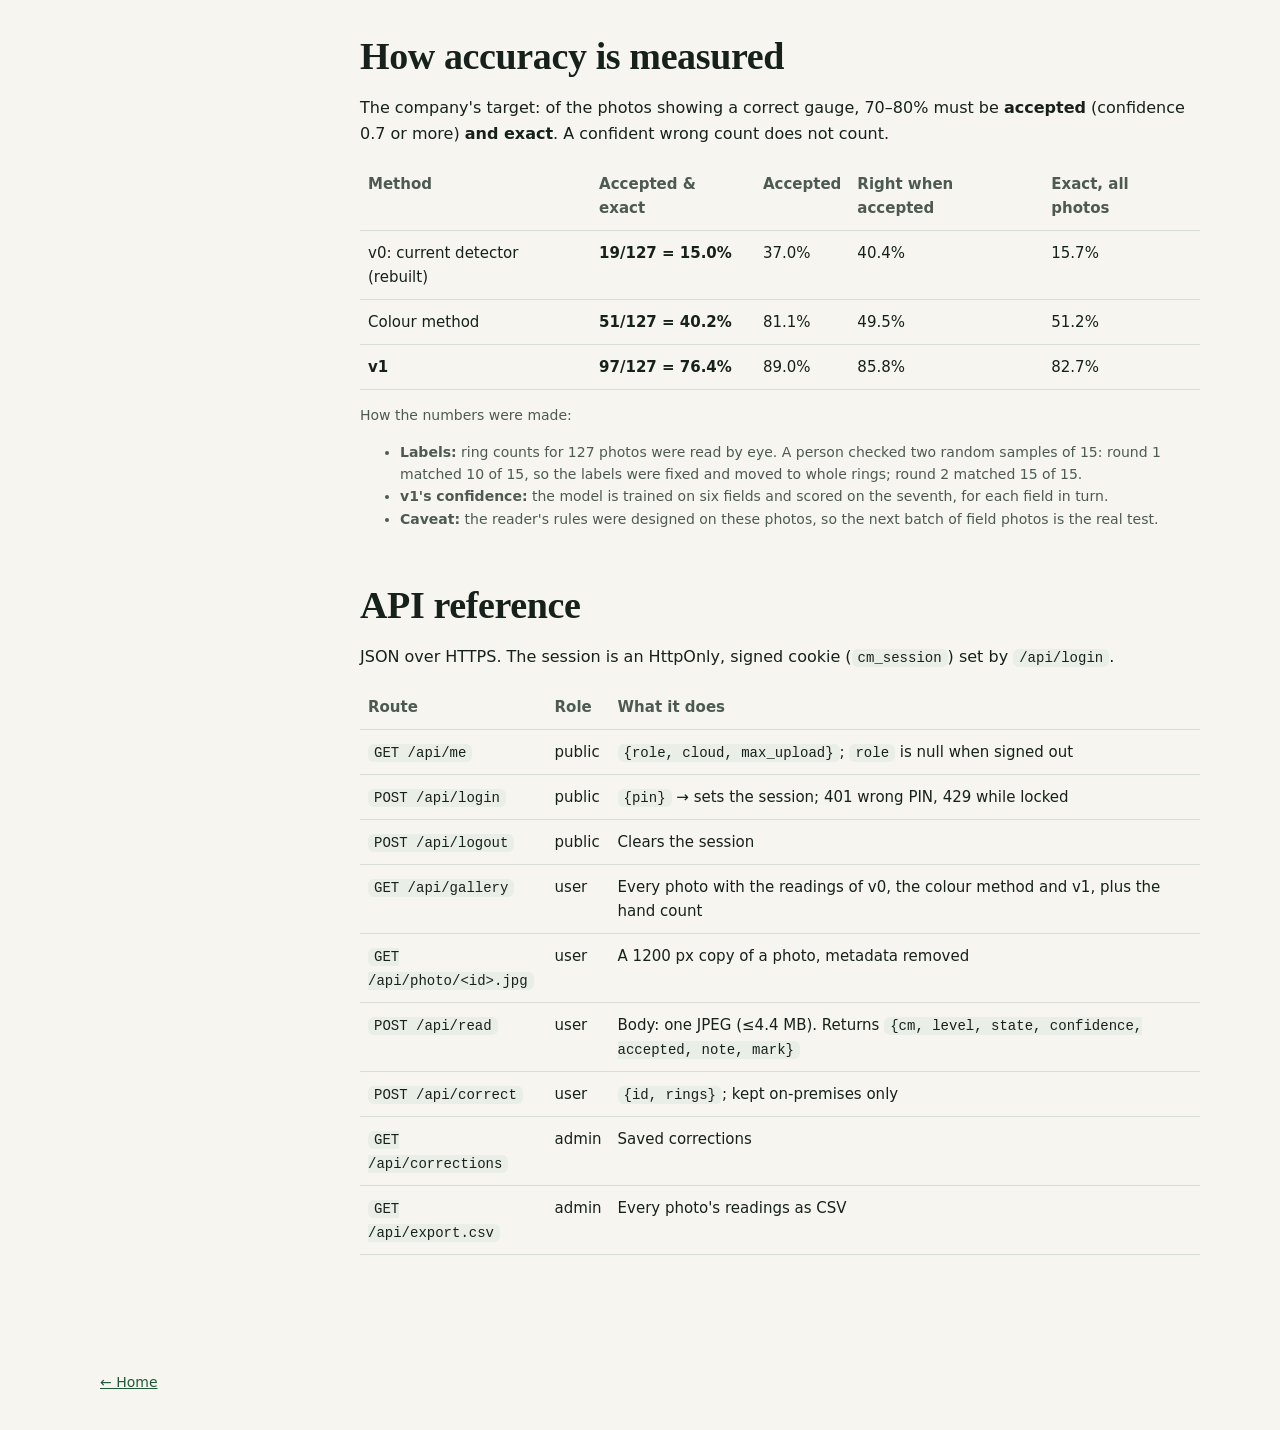
<file: public/documentation.html>
<!doctype html>
<html lang="en">
<head>
<meta charset="utf-8"><meta name="viewport" content="width=device-width,initial-scale=1">
<title>Gauge reader docs</title>
<meta name="description" content="User manual, a day in the life, technical architecture and API reference for the CarbonMint gauge reader v1.">
<link rel="icon" href="data:image/svg+xml,%3Csvg xmlns='http://www.w3.org/2000/svg' viewBox='0 0 16 16'%3E%3Crect x='5' y='0' width='6' height='16' rx='2' fill='%23b3262d'/%3E%3C/svg%3E">
<script>(function(){try{var t=localStorage.getItem("cm-theme");if(t==="light"||t==="dark")document.documentElement.setAttribute("data-theme",t)}catch(e){}})();
function cmToggleTheme(){var r=document.documentElement,cur=r.getAttribute("data-theme")||(matchMedia("(prefers-color-scheme: dark)").matches?"dark":"light"),nx=cur==="dark"?"light":"dark";r.setAttribute("data-theme",nx);try{localStorage.setItem("cm-theme",nx)}catch(e){}cmThemeLabel()}
function cmThemeLabel(){var b=document.querySelectorAll("[data-theme-toggle]"),d=(document.documentElement.getAttribute("data-theme")||(matchMedia("(prefers-color-scheme: dark)").matches?"dark":"light"))==="dark";b.forEach(function(x){x.textContent=d?"☀":"☾";x.setAttribute("aria-label",d?"Switch to light theme":"Switch to dark theme")})}
document.addEventListener("DOMContentLoaded",function(){cmThemeLabel();document.querySelectorAll("[data-theme-toggle]").forEach(function(b){b.addEventListener("click",cmToggleTheme)});var host=location.hostname;var app=/^(127\.|localhost$)/.test(host)?"app.html":(window.CM_APP_URL||"app.html");document.querySelectorAll("[data-app]").forEach(function(a){a.href=app})});
</script>
<style>:root{--bg:#f6f5ef;--paper:#fffefa;--ink:#17211b;--mut:#4d5a52;--line:#d8ddd4;--brand:#1f5a38;--brand-ink:#ffffff;--ring:#b3262d;--ok:#1d6b35;--warn:#8a5300;--chip:#e9eee6;--shadow:0 1px 2px rgba(0,0,0,.06),0 6px 24px rgba(0,0,0,.06);--serif:"Iowan Old Style","Palatino Linotype",Palatino,"Book Antiqua",Georgia,serif;--sans:system-ui,-apple-system,"Segoe UI",Roboto,"Helvetica Neue",Arial,sans-serif;--mono:ui-monospace,"Cascadia Mono",Consolas,monospace}
@media (prefers-color-scheme:dark){:root:not([data-theme="light"]){--bg:#0e1712;--paper:#15211a;--ink:#e7ede8;--mut:#a7b4ab;--line:#2b3a31;--brand:#7bd88f;--brand-ink:#0b130e;--ring:#ff7b80;--ok:#7bd88f;--warn:#f2b95b;--chip:#1d2b23;--shadow:none}}
:root[data-theme="dark"]{--bg:#0e1712;--paper:#15211a;--ink:#e7ede8;--mut:#a7b4ab;--line:#2b3a31;--brand:#7bd88f;--brand-ink:#0b130e;--ring:#ff7b80;--ok:#7bd88f;--warn:#f2b95b;--chip:#1d2b23;--shadow:none}
*{box-sizing:border-box}html{-webkit-text-size-adjust:100%}body{margin:0;background:var(--bg);color:var(--ink);font:16px/1.6 var(--sans);overflow-x:hidden}
[hidden]{display:none!important}img,video,svg{max-width:100%;height:auto}a{color:var(--brand)}a:hover{text-decoration-thickness:2px}
:focus-visible{outline:3px solid var(--ring);outline-offset:2px;border-radius:4px}
.wrap{max-width:1120px;margin:0 auto;padding:0 20px}
header.top{position:sticky;top:0;z-index:10;background:color-mix(in srgb,var(--bg) 92%,transparent);backdrop-filter:blur(6px);border-bottom:1px solid var(--line)}
header.top .wrap{display:flex;align-items:center;gap:16px;min-height:60px;flex-wrap:wrap}
.brand{font:700 18px/1 var(--serif);color:var(--ink);text-decoration:none;display:flex;align-items:center;gap:10px}
.brand i{width:12px;height:28px;border-radius:3px;background:repeating-linear-gradient(var(--ring) 0 4px,#9fb2c0 4px 9px);display:inline-block}
nav.links{display:flex;gap:4px;flex-wrap:wrap;margin-left:auto}nav.links a{color:var(--mut);text-decoration:none;padding:10px 10px;border-radius:8px;font-size:15px;min-height:44px;display:inline-flex;align-items:center}
nav.links a:hover{color:var(--ink);background:var(--chip)}
.btn{display:inline-flex;align-items:center;justify-content:center;gap:8px;min-height:44px;padding:10px 18px;border-radius:10px;border:1px solid var(--brand);background:var(--brand);color:var(--brand-ink);font:600 15px/1 var(--sans);text-decoration:none;cursor:pointer}
.btn.ghost{background:transparent;color:var(--brand)}.btn:disabled{opacity:.5;cursor:not-allowed}
.theme{min-width:44px;min-height:44px;border-radius:10px;border:1px solid var(--line);background:var(--paper);color:var(--ink);cursor:pointer;font-size:18px}
h1,h2,h3{font-family:var(--serif);line-height:1.15;letter-spacing:-.01em}h1{font-size:clamp(34px,5.4vw,58px);margin:0 0 16px}h2{font-size:clamp(26px,3.4vw,38px);margin:0 0 12px}h3{font-size:21px;margin:0 0 6px}
.lede{font-size:clamp(17px,2vw,20px);color:var(--mut);max-width:62ch}
section{padding:64px 0;border-bottom:1px solid var(--line)}section:last-of-type{border-bottom:0}
.eyebrow{font:600 13px/1 var(--sans);letter-spacing:.12em;text-transform:uppercase;color:var(--ring);margin-bottom:12px}
.grid{display:grid;gap:18px}.g2{grid-template-columns:repeat(auto-fit,minmax(min(100%,420px),1fr))}.g3{grid-template-columns:repeat(auto-fit,minmax(min(100%,260px),1fr))}
.card{background:var(--paper);border:1px solid var(--line);border-radius:14px;padding:20px;box-shadow:var(--shadow);min-width:0}
.stat{font:700 clamp(36px,6vw,54px)/1 var(--serif)}.stat.v1{color:var(--ok)}.stat.v0{color:var(--ring)}.small{font-size:14px;color:var(--mut)}
.table{width:100%;border-collapse:collapse;font-size:15px}.table th,.table td{text-align:left;padding:10px 8px;border-bottom:1px solid var(--line);vertical-align:top}.table th{font-weight:600;color:var(--mut)}
.scroll{overflow-x:auto;-webkit-overflow-scrolling:touch;max-width:100%}
.pill{display:inline-block;padding:3px 10px;border-radius:999px;font:600 12px/1.6 var(--sans);background:var(--chip);color:var(--ink)}.pill.ok{color:var(--ok)}.pill.warn{color:var(--warn)}.pill.bad{color:var(--ring)}
.player{background:#000;border-radius:14px;overflow:hidden;border:1px solid var(--line)}.player video{display:block;width:100%;height:auto}
.chapters{list-style:none;margin:10px 0 0;padding:0;display:flex;flex-wrap:wrap;gap:6px}.chapters button{min-height:44px;padding:8px 12px;border-radius:10px;border:1px solid var(--line);background:var(--paper);color:var(--ink);cursor:pointer;font:14px var(--sans)}
.chapters button[aria-current="true"]{border-color:var(--brand);background:var(--chip);font-weight:600}
.steps{counter-reset:s;list-style:none;padding:0;margin:0;display:grid;gap:12px}.steps li{counter-increment:s;padding-left:46px;position:relative}.steps li::before{content:counter(s);position:absolute;left:0;top:0;width:32px;height:32px;border-radius:50%;background:var(--brand);color:var(--brand-ink);display:grid;place-items:center;font:700 15px var(--sans)}
code{font:14px var(--mono);background:var(--chip);padding:1px 6px;border-radius:6px;overflow-wrap:anywhere}pre{background:var(--chip);padding:14px;border-radius:10px;overflow-x:auto;font:13px/1.5 var(--mono)}
footer{padding:36px 0;color:var(--mut);font-size:14px}
.crops{display:grid;grid-template-columns:repeat(3,minmax(0,1fr));gap:12px}.crops figure{margin:0}.crops img{border-radius:10px;border:1px solid var(--line);width:100%;aspect-ratio:2/5;object-fit:cover}.crops figcaption{font-size:13px;color:var(--mut);margin-top:6px}
svg text{fill:var(--ink);font-family:var(--sans)}
@media (max-width:640px){section{padding:44px 0}nav.links{display:none}header.top .wrap{gap:10px;padding-top:8px;padding-bottom:8px}header.top .btn{padding:10px 14px}.crops{grid-template-columns:repeat(3,minmax(0,1fr))}.table{font-size:14px}}
@media (prefers-reduced-motion:reduce){*{scroll-behavior:auto!important;transition:none!important;animation:none!important}}

.doc{display:grid;grid-template-columns:240px minmax(0,1fr);gap:40px;padding:40px 0}.toc{position:sticky;top:76px;align-self:start}.toc ol{padding-left:18px;margin:0}.toc a{display:inline-block;padding:6px 0;min-height:36px}
.doc section{padding:0 0 40px;border:0}@media (max-width:860px){.doc{grid-template-columns:minmax(0,1fr)}.toc{position:static}}</style>
</head>
<body>
<header class="top"><div class="wrap">
 <a class="brand" href="index.html"><i aria-hidden="true"></i>CarbonMint gauge reader</a>
 <nav class="links" aria-label="Pages"><a href="index.html">Home</a><a href="#manual">Manual</a><a href="#day">Day in the life</a><a href="#tech">Architecture</a><a href="#api">API</a></nav>
 <button class="theme" type="button" data-theme-toggle aria-label="Switch theme">&#9790;</button>
 <a class="btn" data-app href="app.html">Open the demo</a>
</div></header>
<main class="wrap doc">
<aside class="toc" aria-label="Contents"><strong>Contents</strong><ol>
 <li><a href="#manual">User manual</a></li><li><a href="#day">A day in the life</a></li><li><a href="#tech">Technical architecture</a></li><li><a href="#accuracy">How accuracy is measured</a></li><li><a href="#api">API reference</a></li></ol></aside>
<div>
<section id="manual">
 <h1>Documentation</h1>
 <h2>User manual</h2>
 <h3>Signing in</h3>
 <p>Open the demo and enter your PIN. There are two roles:</p>
 <ul><li><b>User</b>: browse every photo, upload a photo for a live reading, save a correction.</li><li><b>Admin</b>: everything a user can do, plus download the CSV of every reading and see saved corrections.</li></ul>
 <p>The demo shows the fields' real drone photos, so PINs are shared by the CarbonMint team rather than printed here. Five wrong PINs lock sign-in for 60 seconds. A session lasts 8 hours.</p>
 <h3>Gallery</h3>
 <p>Every pilot photo with the ring count from each method. Filter by field, or by whether v1 accepted the photo. Open a photo to see the rod with v1's first and last ring marked, and the four readings side by side:</p>
 <ul><li><b>v0</b>: the current detector, rebuilt from its description.</li><li><b>Colour method</b>: our colour-isolation and shot-transfer method.</li><li><b>v1</b>: this product.</li><li><b>Hand count</b>: the checked label.</li></ul>
 <h3>Read a photo</h3>
 <p>Choose a drone JPEG of a gauge. v1 returns:</p>
 <ul><li>the ring count, in centimetres</li><li>the level against the guide, and the soil state</li><li>its confidence</li><li>whether the reading is accepted</li></ul>
 <p>On the hosted demo the photo is shrunk to 2048 px in your browser first, because the host accepts at most 4.5 MB per request. Exact readings drop from 81% to about 75% at that size. The on-premises lane reads full size.</p>
 <h3>Corrections and export</h3>
 <p>Type the right count and save. On-premises, corrections go to <code>data/corrections.csv</code>; the hosted demo does not keep them. Admins can download every reading as CSV.</p>
</section>
<section id="day">
 <h2>A day in the life</h2>
 <ol class="steps">
  <li><b>07:30.</b> The pilot flies the waypoint route and takes two shots at each gauge, following the capture guide: side-on, rod filling about a quarter of the frame, held still.</li>
  <li><b>09:00.</b> The photos are dropped into the reader, one folder per visit. Each photo gets a count, a confidence and a note.</li>
  <li><b>09:05.</b> Each visit with an accepted photo gets its level and soil state, for example "Drying". Visits where the two shots disagree, or nothing reached 0.7, wait for review.</li>
  <li><b>09:15.</b> A reviewer opens the flagged visits, looks at the marked rod and saves the right count where needed.</li>
  <li><b>09:30.</b> The CSV goes to the carbon-credit records.</li>
 </ol>
</section>
<section id="tech">
 <h2>Technical architecture</h2>
 <div class="card scroll"><svg viewBox="0 0 1202 190" width="1202" height="190" role="img" aria-label="Pipeline: drone photo, find the rod, straighten, ring rhythm, confidence, checks, accept at 0.7 or send to review"><defs><marker id="ar" viewBox="0 0 10 10" refX="9" refY="5" markerWidth="7" markerHeight="7" orient="auto"><path d="M0,0 L10,5 L0,10 z" fill="currentColor"/></marker></defs><rect x="10" y="30" width="150" height="70" rx="12" fill="var(--paper)" stroke="var(--line)" stroke-width="1.5"/><text x="85.0" y="60" text-anchor="middle" font-size="15" font-weight="700">Drone photo</text><text x="85.0" y="82" text-anchor="middle" font-size="11.5" style="fill:var(--mut)">JPEG, two shots a visit</text><rect x="182" y="30" width="150" height="70" rx="12" fill="var(--paper)" stroke="var(--line)" stroke-width="1.5"/><text x="257.0" y="60" text-anchor="middle" font-size="15" font-weight="700">Find the rod</text><text x="257.0" y="82" text-anchor="middle" font-size="11.5" style="fill:var(--mut)">ring stack, leaf gaps joined</text><line x1="162" y1="65.0" x2="179" y2="65.0" stroke="currentColor" style="color:var(--mut)" stroke-width="1.6" marker-end="url(#ar)"/><rect x="354" y="30" width="150" height="70" rx="12" fill="var(--paper)" stroke="var(--line)" stroke-width="1.5"/><text x="429.0" y="60" text-anchor="middle" font-size="15" font-weight="700">Straighten</text><text x="429.0" y="82" text-anchor="middle" font-size="11.5" style="fill:var(--mut)">follow lean and bend</text><line x1="334" y1="65.0" x2="351" y2="65.0" stroke="currentColor" style="color:var(--mut)" stroke-width="1.6" marker-end="url(#ar)"/><rect x="526" y="30" width="150" height="70" rx="12" fill="var(--paper)" stroke="var(--line)" stroke-width="1.5"/><text x="601.0" y="60" text-anchor="middle" font-size="15" font-weight="700">Ring rhythm</text><text x="601.0" y="82" text-anchor="middle" font-size="11.5" style="fill:var(--mut)">pitch, first to last ring</text><line x1="506" y1="65.0" x2="523" y2="65.0" stroke="currentColor" style="color:var(--mut)" stroke-width="1.6" marker-end="url(#ar)"/><rect x="698" y="30" width="150" height="70" rx="12" fill="var(--paper)" stroke="var(--line)" stroke-width="1.5" style="stroke:var(--brand);stroke-width:2.5"/><text x="773.0" y="60" text-anchor="middle" font-size="15" font-weight="700">Confidence</text><text x="773.0" y="82" text-anchor="middle" font-size="11.5" style="fill:var(--mut)">trained P(exact)</text><line x1="678" y1="65.0" x2="695" y2="65.0" stroke="currentColor" style="color:var(--mut)" stroke-width="1.6" marker-end="url(#ar)"/><rect x="870" y="30" width="150" height="70" rx="12" fill="var(--paper)" stroke="var(--line)" stroke-width="1.5"/><text x="945.0" y="60" text-anchor="middle" font-size="15" font-weight="700">Checks</text><text x="945.0" y="82" text-anchor="middle" font-size="11.5" style="fill:var(--mut)">bad gauge, two shots, spikes</text><line x1="850" y1="65.0" x2="867" y2="65.0" stroke="currentColor" style="color:var(--mut)" stroke-width="1.6" marker-end="url(#ar)"/><rect x="1042" y="30" width="150" height="70" rx="12" fill="var(--paper)" stroke="var(--line)" stroke-width="1.5"/><text x="1117.0" y="60" text-anchor="middle" font-size="15" font-weight="700">Accept ≥ 0.7</text><text x="1117.0" y="82" text-anchor="middle" font-size="11.5" style="fill:var(--mut)">cm, level, soil state</text><line x1="1022" y1="65.0" x2="1039" y2="65.0" stroke="currentColor" style="color:var(--mut)" stroke-width="1.6" marker-end="url(#ar)"/><path d="M945.0,100 V150 H1145.0" fill="none" stroke="var(--ring)" stroke-width="1.6" stroke-dasharray="5 4"/><text x="955.0" y="172" font-size="13" style="fill:var(--ring)">below 0.7 or flagged: a person reviews it</text></svg></div>
 <h3 style="margin-top:20px">The reader, step by step</h3>
 <ol>
  <li><b>Ring stacks.</b> Pixels where red clearly beats green and blue, with straw and soil excluded, form blobs. Blobs stacked along a near-vertical line are joined into a stack; pieces split by a leaf are merged when they sit on the same axis. A plain blue-grey rod with no paint is the fallback, read as 0 rings.</li>
  <li><b>Straightening.</b> A wide strip is sampled along the rod. A curve through the ring centre in each row follows lean and bend, and the core of the rod is resampled along it.</li>
  <li><b>Ring rhythm.</b> The pitch comes from the autocorrelation of the redness down the rod. With only two to six rings, it is the median gap between them instead. Faint bands at either end, under 30% of a typical ring's redness, are sleeve rims or stains and are dropped.</li>
  <li><b>Count.</b> (last ring &minus; first ring) &divide; pitch + 1. Rings hidden by leaves in between count automatically.</li>
  <li><b>Confidence.</b> A logistic model predicts P(count is exact) from the reader's signals and whether the visit's other shot agrees. The signals are pattern strength, the share of rings actually seen, sharpness, rod size and red coverage.</li>
  <li><b>Bad gauge.</b> More rings than the scale holds (25), or a ring spacing that does not fit the rod's width, is never accepted and carries the note "bad gauge".</li>
  <li><b>Output.</b> Centimetres (1 ring = 1 cm), level = count &minus; 10, and soil state:
   <ul><li>Flooded above +2</li><li>Saturated from &minus;2 to +2</li><li>Drying from &minus;12 to below &minus;2</li><li>Irrigate now below &minus;12</li></ul></li>
 </ol>
 <h3>How v1 differs from v0</h3>
 <div class="scroll"><table class="table"><thead><tr><th></th><th>v0</th><th>v1</th></tr></thead><tbody>
  <tr><td>Finding the gauge</td><td>Pinkest upright column, a fixed 2% of the image width</td><td>Stack of separate ring blobs on one line; follows the rod's lean</td></tr>
  <tr><td>Ring colour</td><td>Hue &le;20&deg; or &ge;330&deg;, saturation &ge;35%, value &ge;50%</td><td>Red relative to green and blue; dark shaded rings count</td></tr>
  <tr><td>Hidden rings</td><td>Gap &ge;1.65&times; pitch adds round(gap&divide;pitch)&minus;1; a gap over 4.5&times; ends the count</td><td>First-to-last span &divide; pitch; leaves up to 4 rings tall are bridged</td></tr>
  <tr><td>No paint showing</td><td>No reading, confidence 0</td><td>0 rings (dry), a valid reading</td></tr>
  <tr><td>Confidence</td><td>Spacing &times; holes &times; solidity &times; thickness</td><td>Trained probability of an exact count</td></tr>
  <tr><td>Accepting a reading</td><td colspan="2">Confidence &ge; 0.7; a visit takes the mean of its accepted photos (same rule)</td></tr>
 </tbody></table></div>
 <h3 style="margin-top:20px">What made the difference</h3>
 <p>Three details, each kept only because it raised the score on photos from a field the model had not seen:</p>
 <ul>
  <li><b>Ring gap.</b> The gap is the shortest strong repeat, not the strongest. The strongest repeat can be 2&ndash;4 rings long, which made one rod read 4 instead of 24.</li>
  <li><b>Gap-by-gap count.</b> Perspective stretches the gap along the rod, so each gap is compared with the gaps next to it rather than one average gap.</li>
  <li><b>Colour-method locator as a fallback.</b> When our rod finder sees nothing, our colour method's locator is tried. On-premises only, because it needs OpenCV.</li>
 </ul>
 <p>Tried and dropped, because they gained nothing or added errors: 2&ndash;3&times; upscaling of far rods, adding a ring at the sleeve, following a faint rhythm past the last ring, and the colour method's count or score as a confidence signal.</p>
</section>
<section id="accuracy">
 <h2>How accuracy is measured</h2>
 <p>The company's target: of the photos showing a correct gauge, 70&ndash;80% must be <b>accepted</b> (confidence 0.7 or more) <b>and exact</b>. A confident wrong count does not count.</p>
 <div class="scroll"><table class="table"><thead><tr><th>Method</th><th>Accepted &amp; exact</th><th>Accepted</th><th>Right when accepted</th><th>Exact, all photos</th></tr></thead><tbody><tr><td>v0: current detector (rebuilt)</td><td><b>19/127 = 15.0%</b></td><td>37.0%</td><td>40.4%</td><td>15.7%</td></tr><tr><td>Colour method</td><td><b>51/127 = 40.2%</b></td><td>81.1%</td><td>49.5%</td><td>51.2%</td></tr><tr><td><b>v1</b></td><td><b>97/127 = 76.4%</b></td><td>89.0%</td><td>85.8%</td><td>82.7%</td></tr></tbody></table></div>
 <p class="small">How the numbers were made:</p>
 <ul class="small">
  <li><b>Labels:</b> ring counts for 127 photos were read by eye. A person checked two random samples of 15: round 1 matched 10 of 15, so the labels were fixed and moved to whole rings; round 2 matched 15 of 15.</li>
  <li><b>v1's confidence:</b> the model is trained on six fields and scored on the seventh, for each field in turn.</li>
  <li><b>Caveat:</b> the reader's rules were designed on these photos, so the next batch of field photos is the real test.</li>
 </ul>
</section>
<section id="api">
 <h2>API reference</h2>
 <p>JSON over HTTPS. The session is an HttpOnly, signed cookie (<code>cm_session</code>) set by <code>/api/login</code>.</p>
 <div class="scroll"><table class="table"><thead><tr><th>Route</th><th>Role</th><th>What it does</th></tr></thead><tbody>
  <tr><td><code>GET /api/me</code></td><td>public</td><td><code>{role, cloud, max_upload}</code>; <code>role</code> is null when signed out</td></tr>
  <tr><td><code>POST /api/login</code></td><td>public</td><td><code>{pin}</code> &rarr; sets the session; 401 wrong PIN, 429 while locked</td></tr>
  <tr><td><code>POST /api/logout</code></td><td>public</td><td>Clears the session</td></tr>
  <tr><td><code>GET /api/gallery</code></td><td>user</td><td>Every photo with the readings of v0, the colour method and v1, plus the hand count</td></tr>
  <tr><td><code>GET /api/photo/&lt;id&gt;.jpg</code></td><td>user</td><td>A 1200 px copy of a photo, metadata removed</td></tr>
  <tr><td><code>POST /api/read</code></td><td>user</td><td>Body: one JPEG (&le;4.4 MB). Returns <code>{cm, level, state, confidence, accepted, note, mark}</code></td></tr>
  <tr><td><code>POST /api/correct</code></td><td>user</td><td><code>{id, rings}</code>; kept on-premises only</td></tr>
  <tr><td><code>GET /api/corrections</code></td><td>admin</td><td>Saved corrections</td></tr>
  <tr><td><code>GET /api/export.csv</code></td><td>admin</td><td>Every photo's readings as CSV</td></tr>
 </tbody></table></div>
</section>
</div>
</main>
<footer><div class="wrap"><a href="index.html">&larr; Home</a></div></footer>
<script>window.CM_APP_URL="https://carbonmint-gauge-app.vercel.app/app.html";</script>
</body>
</html>
</file>
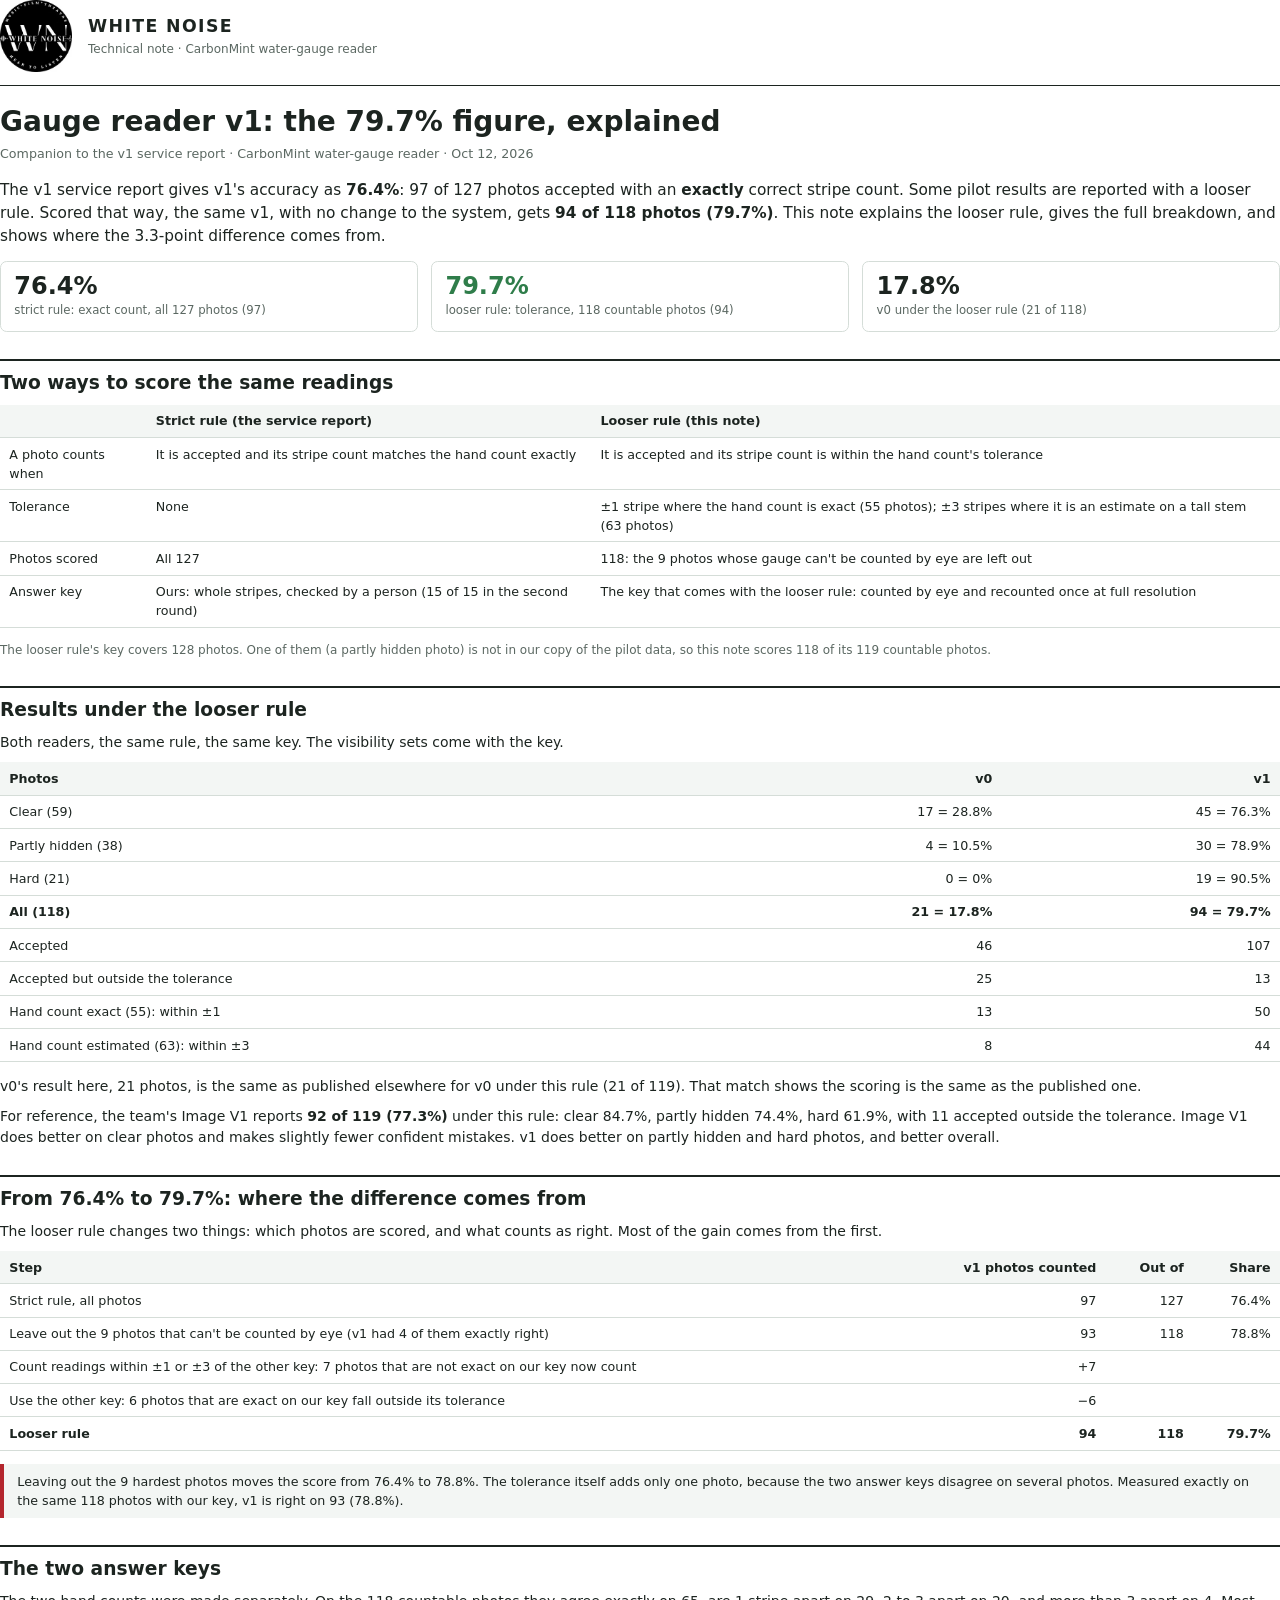
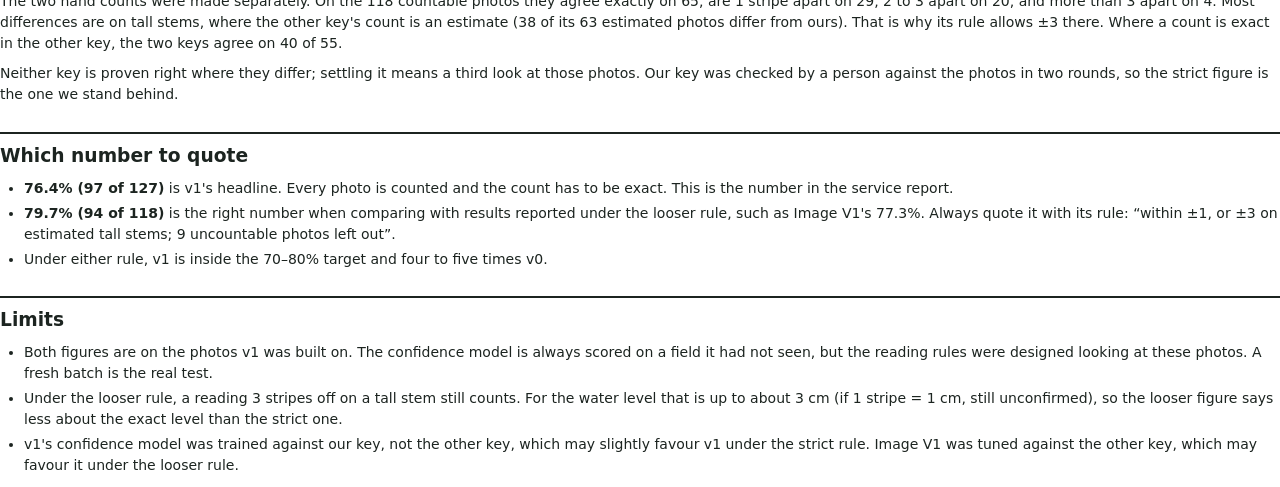
<file: docs/report/v1-loose-rule-report.html>
<!doctype html>
<html lang="en">
<head>
<meta charset="utf-8">
<title>Gauge reader v1: the 79.7% figure</title>
<style>
@page { size: Letter; margin: 22mm 17mm 18mm 17mm; @bottom-right { content: "Page " counter(page) " of " counter(pages); font: 8.5pt "Segoe UI", sans-serif; color: #5b6862; } }
:root { --ink: #1c2420; --muted: #5b6862; --line: #d5ddd8; --accent: #b3262d; --ok: #2f7d4a; --soft: #f3f6f4; }
* { box-sizing: border-box; }
body { margin: 0; background: #fff; color: var(--ink); font: 10.5pt/1.5 "Segoe UI", system-ui, sans-serif; }
h1 { font-size: 21pt; line-height: 1.2; margin: 0 0 4pt; }
h2 { font-size: 14pt; margin: 20pt 0 6pt; padding-top: 6pt; border-top: 1.5pt solid var(--ink); break-after: avoid; }
p { margin: 0 0 7pt; }
.meta { color: var(--muted); font-size: 9.5pt; margin-bottom: 12pt; }
.lede { font-size: 11.5pt; }
ul, ol { margin: 0 0 8pt; padding-left: 18pt; }
li { margin-bottom: 3pt; }
table { width: 100%; border-collapse: collapse; margin: 6pt 0 10pt; font-size: 9.5pt; break-inside: avoid; }
th, td { text-align: left; vertical-align: top; padding: 5pt 7pt; border-bottom: 0.75pt solid var(--line); }
th { background: var(--soft); font-weight: 600; }
td.num, th.num { text-align: right; white-space: nowrap; }
tr.total td { font-weight: 700; border-top: 1.25pt solid var(--ink); }
.kpis { display: flex; gap: 10pt; margin: 10pt 0 12pt; }
.kpi { flex: 1; border: 0.75pt solid var(--line); border-radius: 5pt; padding: 8pt 10pt; }
.kpi b { display: block; font-size: 18pt; line-height: 1.1; }
.kpi span { color: var(--muted); font-size: 8.8pt; }
.kpi.v1 b { color: var(--ok); }
.note { border-left: 3pt solid var(--accent); background: var(--soft); padding: 6pt 10pt; margin: 8pt 0 10pt; font-size: 9.5pt; break-inside: avoid; }
.small { font-size: 9pt; color: var(--muted); }
.mast { display: flex; align-items: center; gap: 12pt; padding-bottom: 10pt; margin-bottom: 14pt; border-bottom: .75pt solid var(--ink); }
.mast img { width: 54pt; height: 54pt; }
.mast .org { font-size: 13pt; font-weight: 700; letter-spacing: .08em; text-transform: uppercase; }
.mast .sub { font-size: 9pt; color: var(--muted); }
</style>
</head>
<body>
<div class="mast"><img src="wn-logo.png" alt="White Noise logo"><div><div class="org">White Noise</div><div class="sub">Technical note &middot; CarbonMint water-gauge reader</div></div></div>

<h1>Gauge reader v1: the 79.7% figure, explained</h1>
<div class="meta">Companion to the v1 service report &middot; CarbonMint water-gauge reader &middot; Oct 12, 2026</div>

<p class="lede">The v1 service report gives v1's accuracy as <b>76.4%</b>: 97 of 127 photos accepted with an <b>exactly</b> correct stripe count. Some pilot results are reported with a looser rule. Scored that way, the same v1, with no change to the system, gets <b>94 of 118 photos (79.7%)</b>. This note explains the looser rule, gives the full breakdown, and shows where the 3.3-point difference comes from.</p>

<div class="kpis">
 <div class="kpi"><b>76.4%</b><span>strict rule: exact count, all 127 photos (97)</span></div>
 <div class="kpi v1"><b>79.7%</b><span>looser rule: tolerance, 118 countable photos (94)</span></div>
 <div class="kpi"><b>17.8%</b><span>v0 under the looser rule (21 of 118)</span></div>
</div>

<h2>Two ways to score the same readings</h2>
<table>
 <thead><tr><th></th><th>Strict rule (the service report)</th><th>Looser rule (this note)</th></tr></thead>
 <tbody>
  <tr><td>A photo counts when</td><td>It is accepted and its stripe count matches the hand count exactly</td><td>It is accepted and its stripe count is within the hand count's tolerance</td></tr>
  <tr><td>Tolerance</td><td>None</td><td>&plusmn;1 stripe where the hand count is exact (55 photos); &plusmn;3 stripes where it is an estimate on a tall stem (63 photos)</td></tr>
  <tr><td>Photos scored</td><td>All 127</td><td>118: the 9 photos whose gauge can't be counted by eye are left out</td></tr>
  <tr><td>Answer key</td><td>Ours: whole stripes, checked by a person (15 of 15 in the second round)</td><td>The key that comes with the looser rule: counted by eye and recounted once at full resolution</td></tr>
 </tbody>
</table>
<p class="small">The looser rule's key covers 128 photos. One of them (a partly hidden photo) is not in our copy of the pilot data, so this note scores 118 of its 119 countable photos.</p>

<h2>Results under the looser rule</h2>
<p>Both readers, the same rule, the same key. The visibility sets come with the key.</p>
<table>
 <thead><tr><th>Photos</th><th class="num">v0</th><th class="num">v1</th></tr></thead>
 <tbody>
  <tr><td>Clear (59)</td><td class="num">17 = 28.8%</td><td class="num">45 = 76.3%</td></tr>
  <tr><td>Partly hidden (38)</td><td class="num">4 = 10.5%</td><td class="num">30 = 78.9%</td></tr>
  <tr><td>Hard (21)</td><td class="num">0 = 0%</td><td class="num">19 = 90.5%</td></tr>
  <tr class="total"><td>All (118)</td><td class="num">21 = 17.8%</td><td class="num">94 = 79.7%</td></tr>
  <tr><td>Accepted</td><td class="num">46</td><td class="num">107</td></tr>
  <tr><td>Accepted but outside the tolerance</td><td class="num">25</td><td class="num">13</td></tr>
  <tr><td>Hand count exact (55): within &plusmn;1</td><td class="num">13</td><td class="num">50</td></tr>
  <tr><td>Hand count estimated (63): within &plusmn;3</td><td class="num">8</td><td class="num">44</td></tr>
 </tbody>
</table>
<p>v0's result here, 21 photos, is the same as published elsewhere for v0 under this rule (21 of 119). That match shows the scoring is the same as the published one.</p>
<p>For reference, the team's Image V1 reports <b>92 of 119 (77.3%)</b> under this rule: clear 84.7%, partly hidden 74.4%, hard 61.9%, with 11 accepted outside the tolerance. Image V1 does better on clear photos and makes slightly fewer confident mistakes. v1 does better on partly hidden and hard photos, and better overall.</p>

<h2>From 76.4% to 79.7%: where the difference comes from</h2>
<p>The looser rule changes two things: which photos are scored, and what counts as right. Most of the gain comes from the first.</p>
<table>
 <thead><tr><th>Step</th><th class="num">v1 photos counted</th><th class="num">Out of</th><th class="num">Share</th></tr></thead>
 <tbody>
  <tr><td>Strict rule, all photos</td><td class="num">97</td><td class="num">127</td><td class="num">76.4%</td></tr>
  <tr><td>Leave out the 9 photos that can't be counted by eye (v1 had 4 of them exactly right)</td><td class="num">93</td><td class="num">118</td><td class="num">78.8%</td></tr>
  <tr><td>Count readings within &plusmn;1 or &plusmn;3 of the other key: 7 photos that are not exact on our key now count</td><td class="num">+7</td><td class="num"></td><td class="num"></td></tr>
  <tr><td>Use the other key: 6 photos that are exact on our key fall outside its tolerance</td><td class="num">&minus;6</td><td class="num"></td><td class="num"></td></tr>
  <tr class="total"><td>Looser rule</td><td class="num">94</td><td class="num">118</td><td class="num">79.7%</td></tr>
 </tbody>
</table>
<div class="note">Leaving out the 9 hardest photos moves the score from 76.4% to 78.8%. The tolerance itself adds only one photo, because the two answer keys disagree on several photos. Measured exactly on the same 118 photos with our key, v1 is right on 93 (78.8%).</div>

<h2>The two answer keys</h2>
<p>The two hand counts were made separately. On the 118 countable photos they agree exactly on 65, are 1 stripe apart on 29, 2 to 3 apart on 20, and more than 3 apart on 4. Most differences are on tall stems, where the other key's count is an estimate (38 of its 63 estimated photos differ from ours). That is why its rule allows &plusmn;3 there. Where a count is exact in the other key, the two keys agree on 40 of 55.</p>
<p>Neither key is proven right where they differ; settling it means a third look at those photos. Our key was checked by a person against the photos in two rounds, so the strict figure is the one we stand behind.</p>

<h2>Which number to quote</h2>
<ul>
 <li><b>76.4% (97 of 127)</b> is v1's headline. Every photo is counted and the count has to be exact. This is the number in the service report.</li>
 <li><b>79.7% (94 of 118)</b> is the right number when comparing with results reported under the looser rule, such as Image V1's 77.3%. Always quote it with its rule: &ldquo;within &plusmn;1, or &plusmn;3 on estimated tall stems; 9 uncountable photos left out&rdquo;.</li>
 <li>Under either rule, v1 is inside the 70&ndash;80% target and four to five times v0.</li>
</ul>

<h2>Limits</h2>
<ul>
 <li>Both figures are on the photos v1 was built on. The confidence model is always scored on a field it had not seen, but the reading rules were designed looking at these photos. A fresh batch is the real test.</li>
 <li>Under the looser rule, a reading 3 stripes off on a tall stem still counts. For the water level that is up to about 3 cm (if 1 stripe = 1 cm, still unconfirmed), so the looser figure says less about the exact level than the strict one.</li>
 <li>v1's confidence model was trained against our key, not the other key, which may slightly favour v1 under the strict rule. Image V1 was tuned against the other key, which may favour it under the looser rule.</li>
</ul>

</body>
</html>
</file>
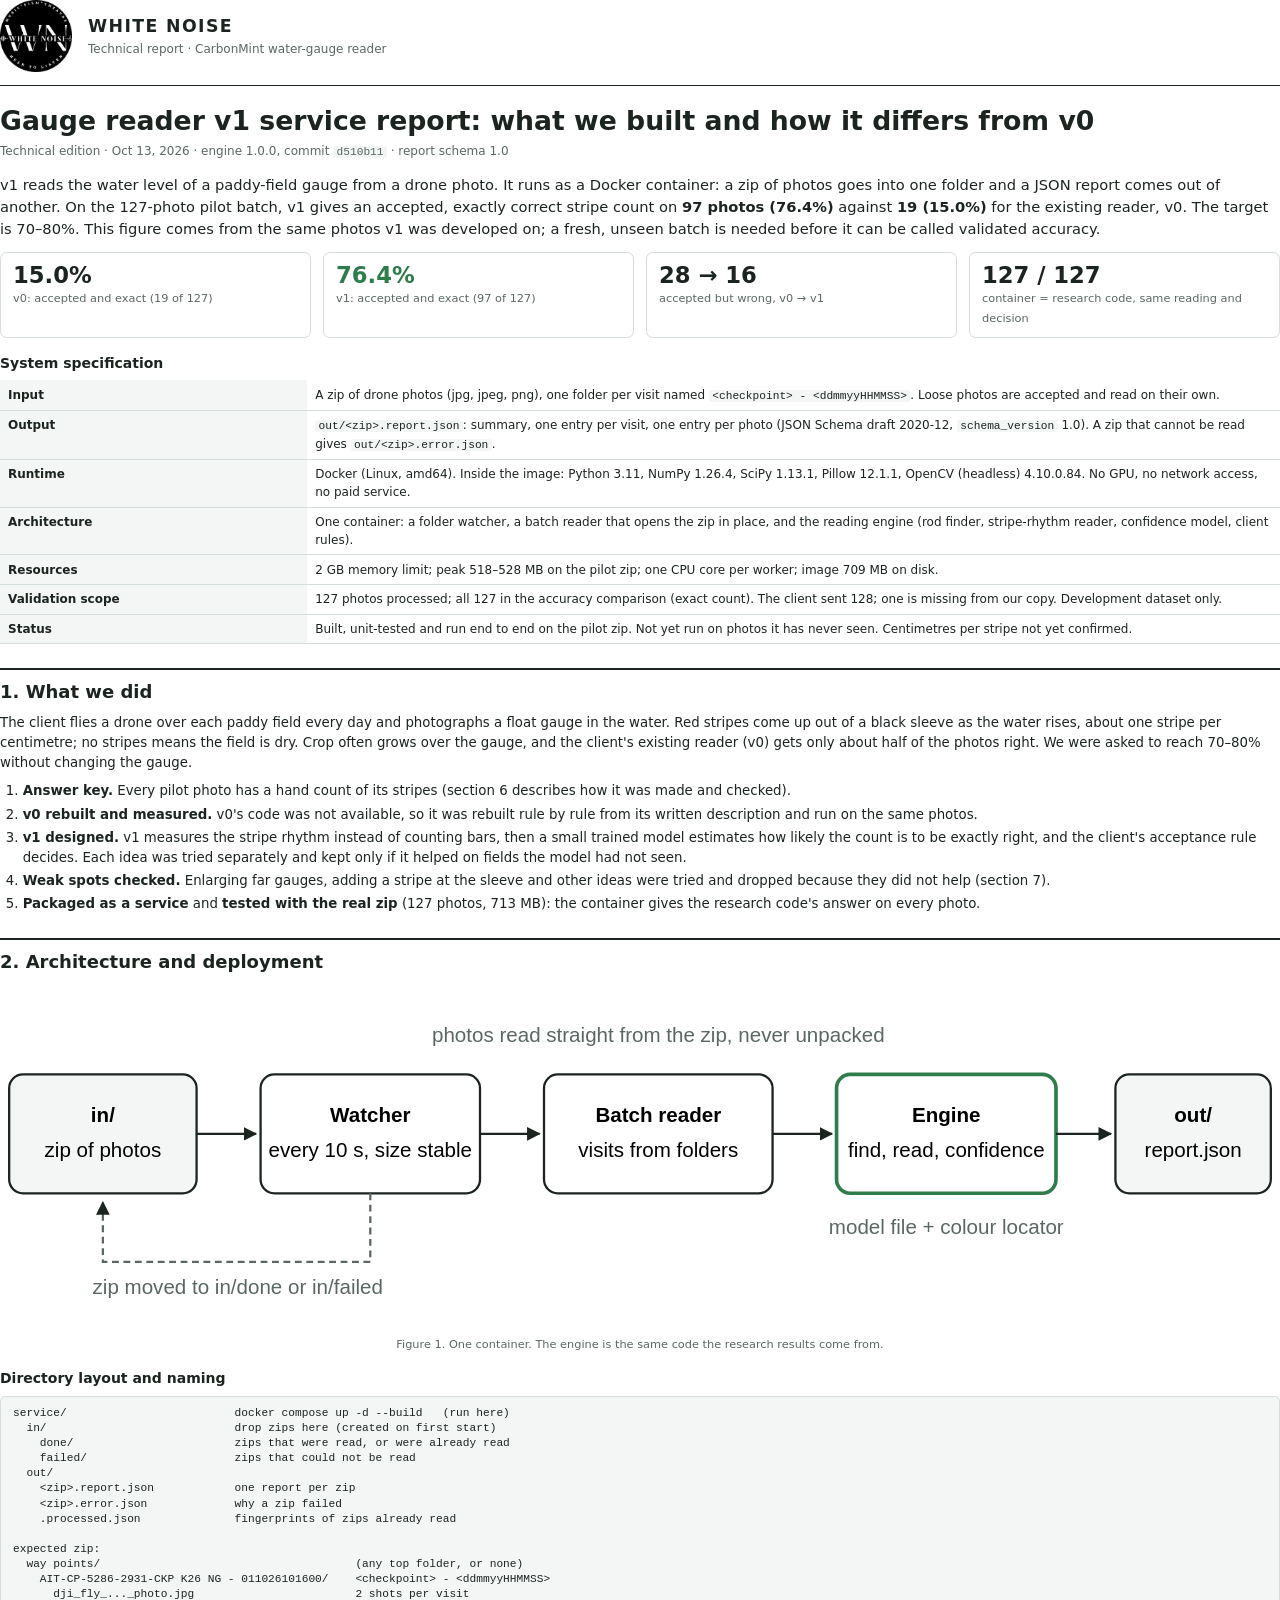
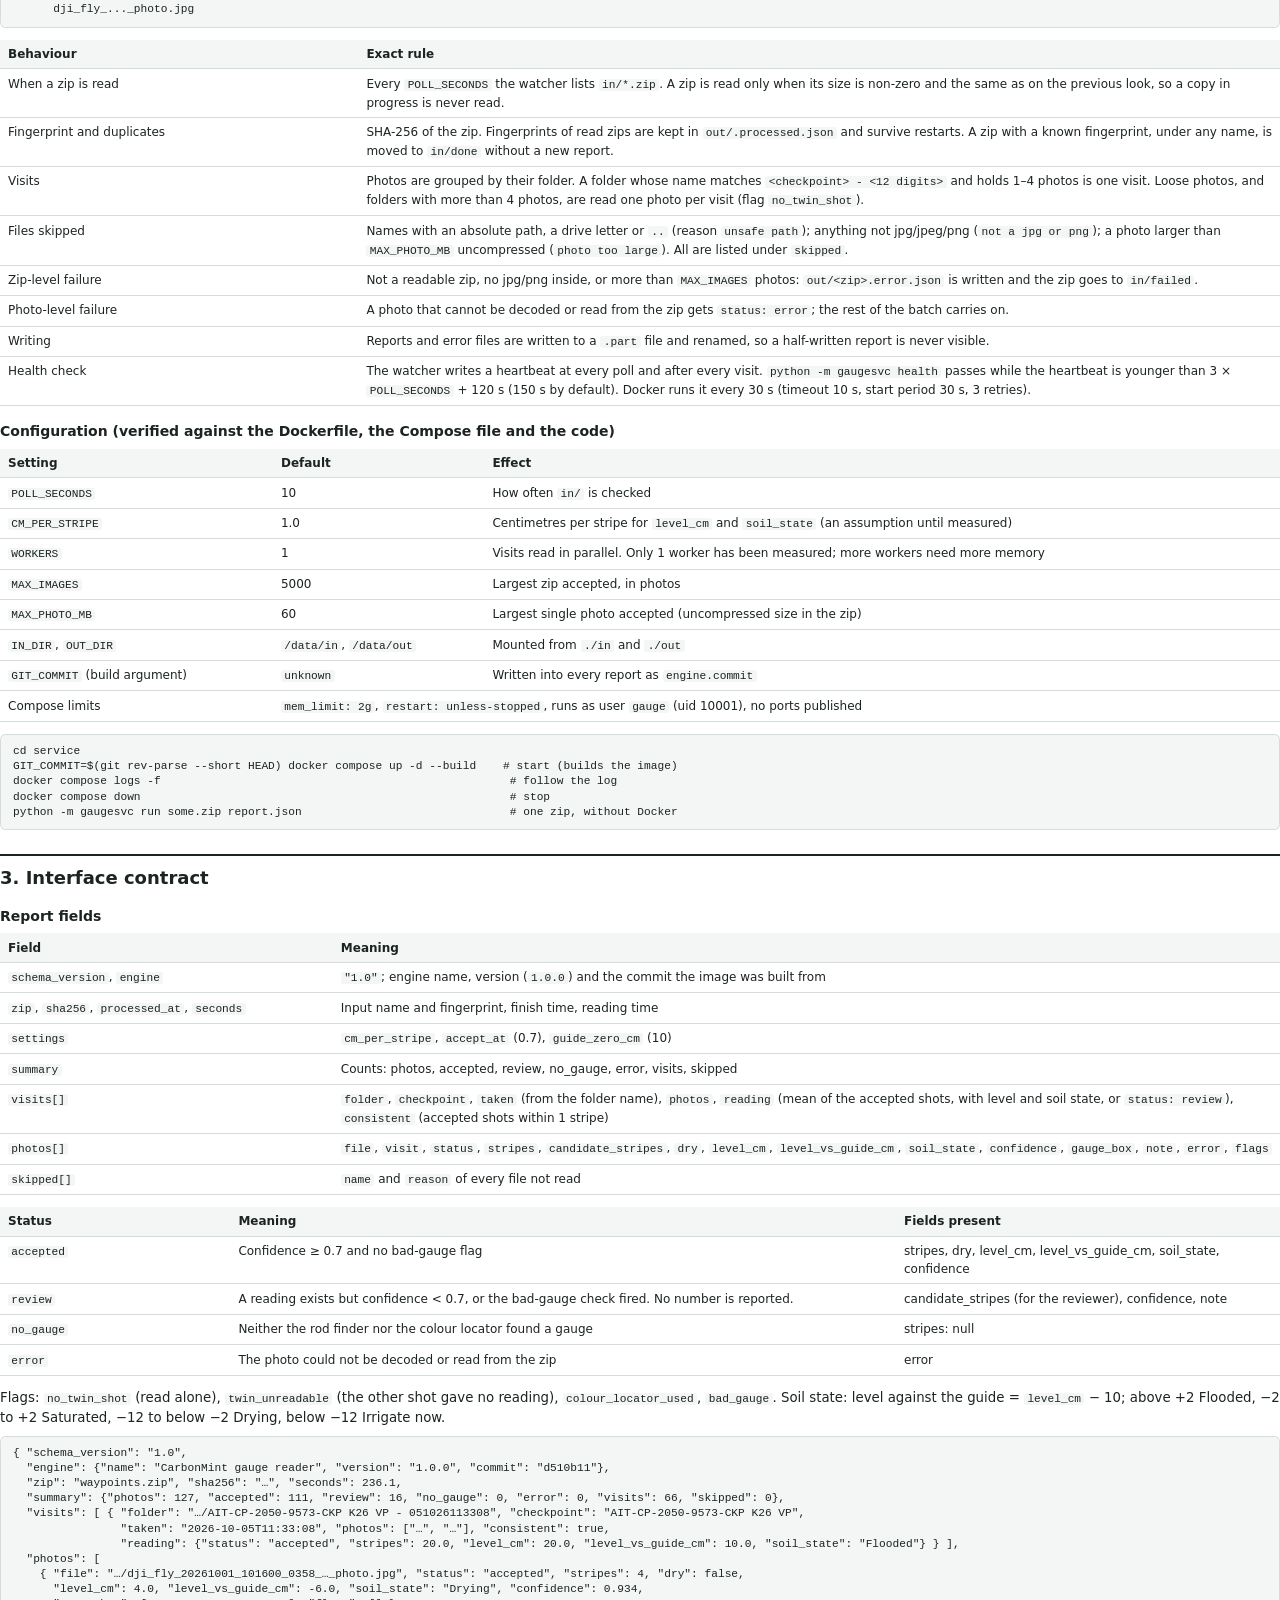
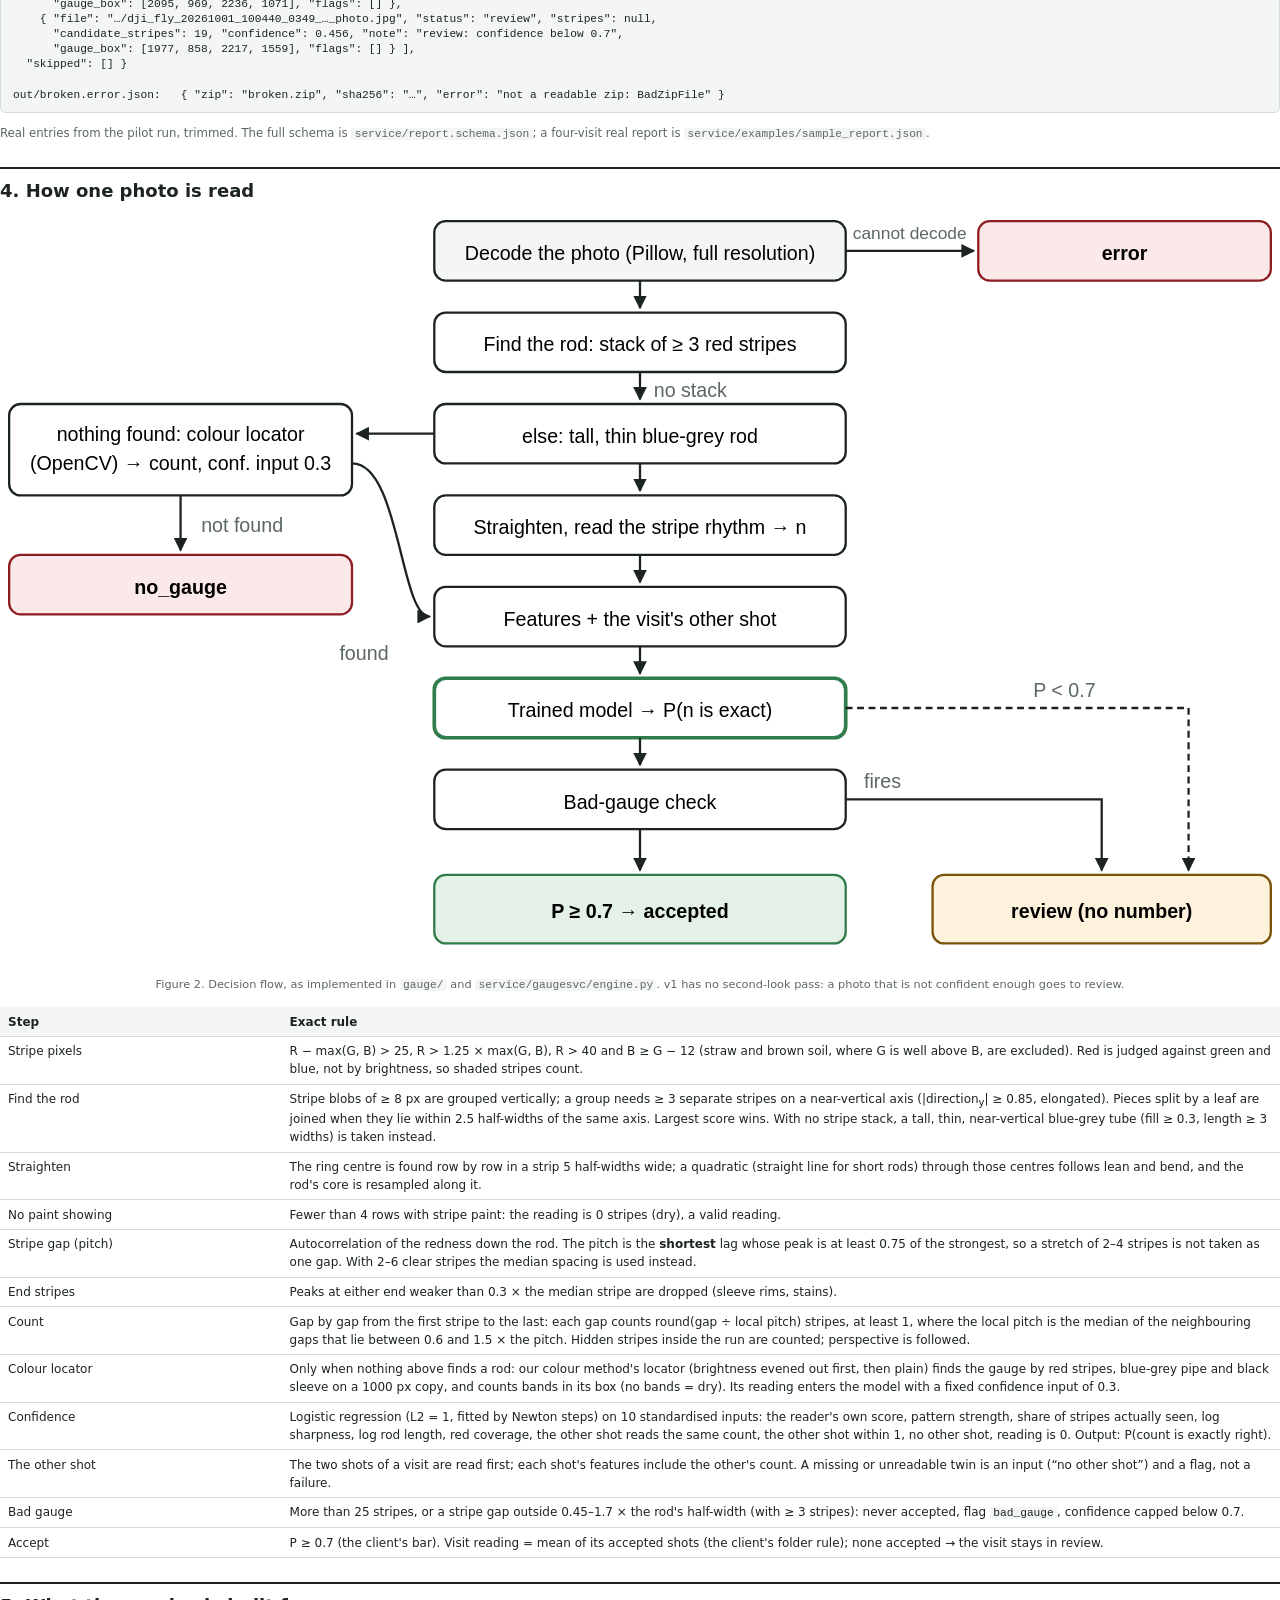
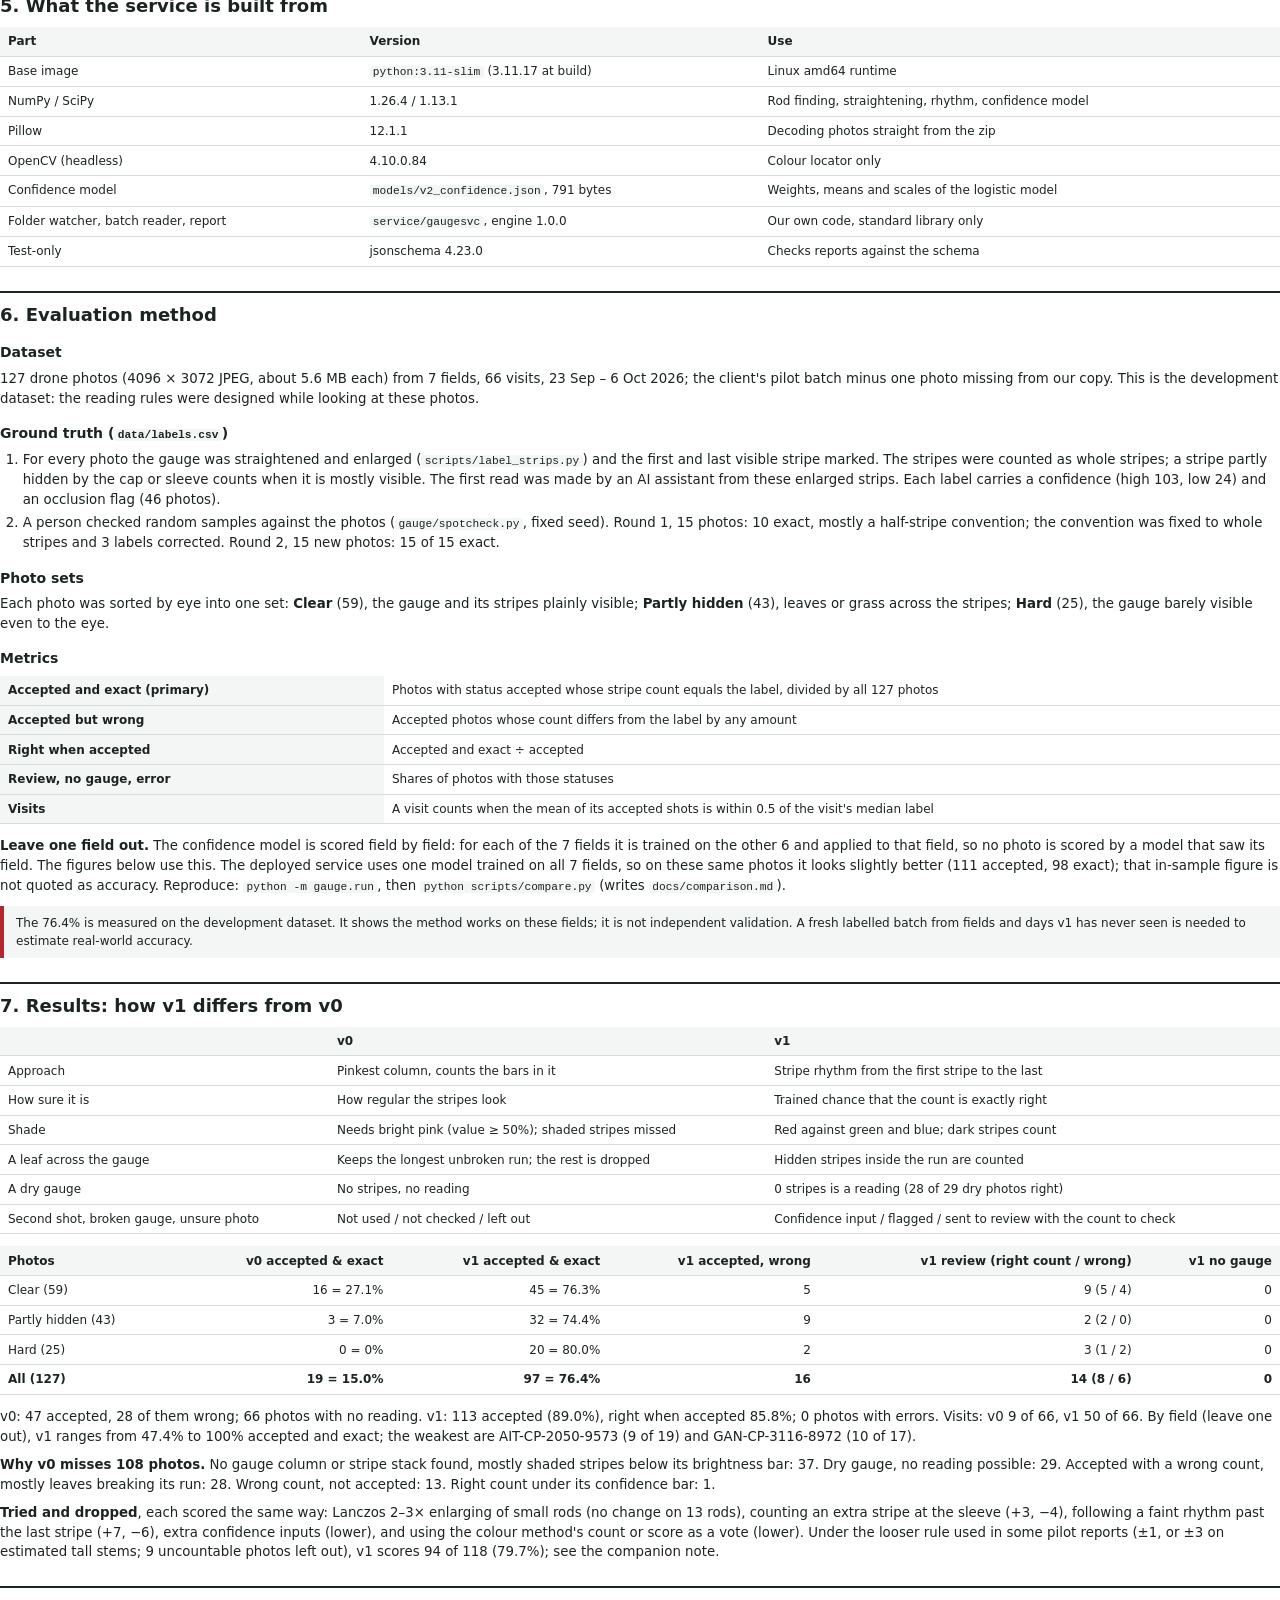
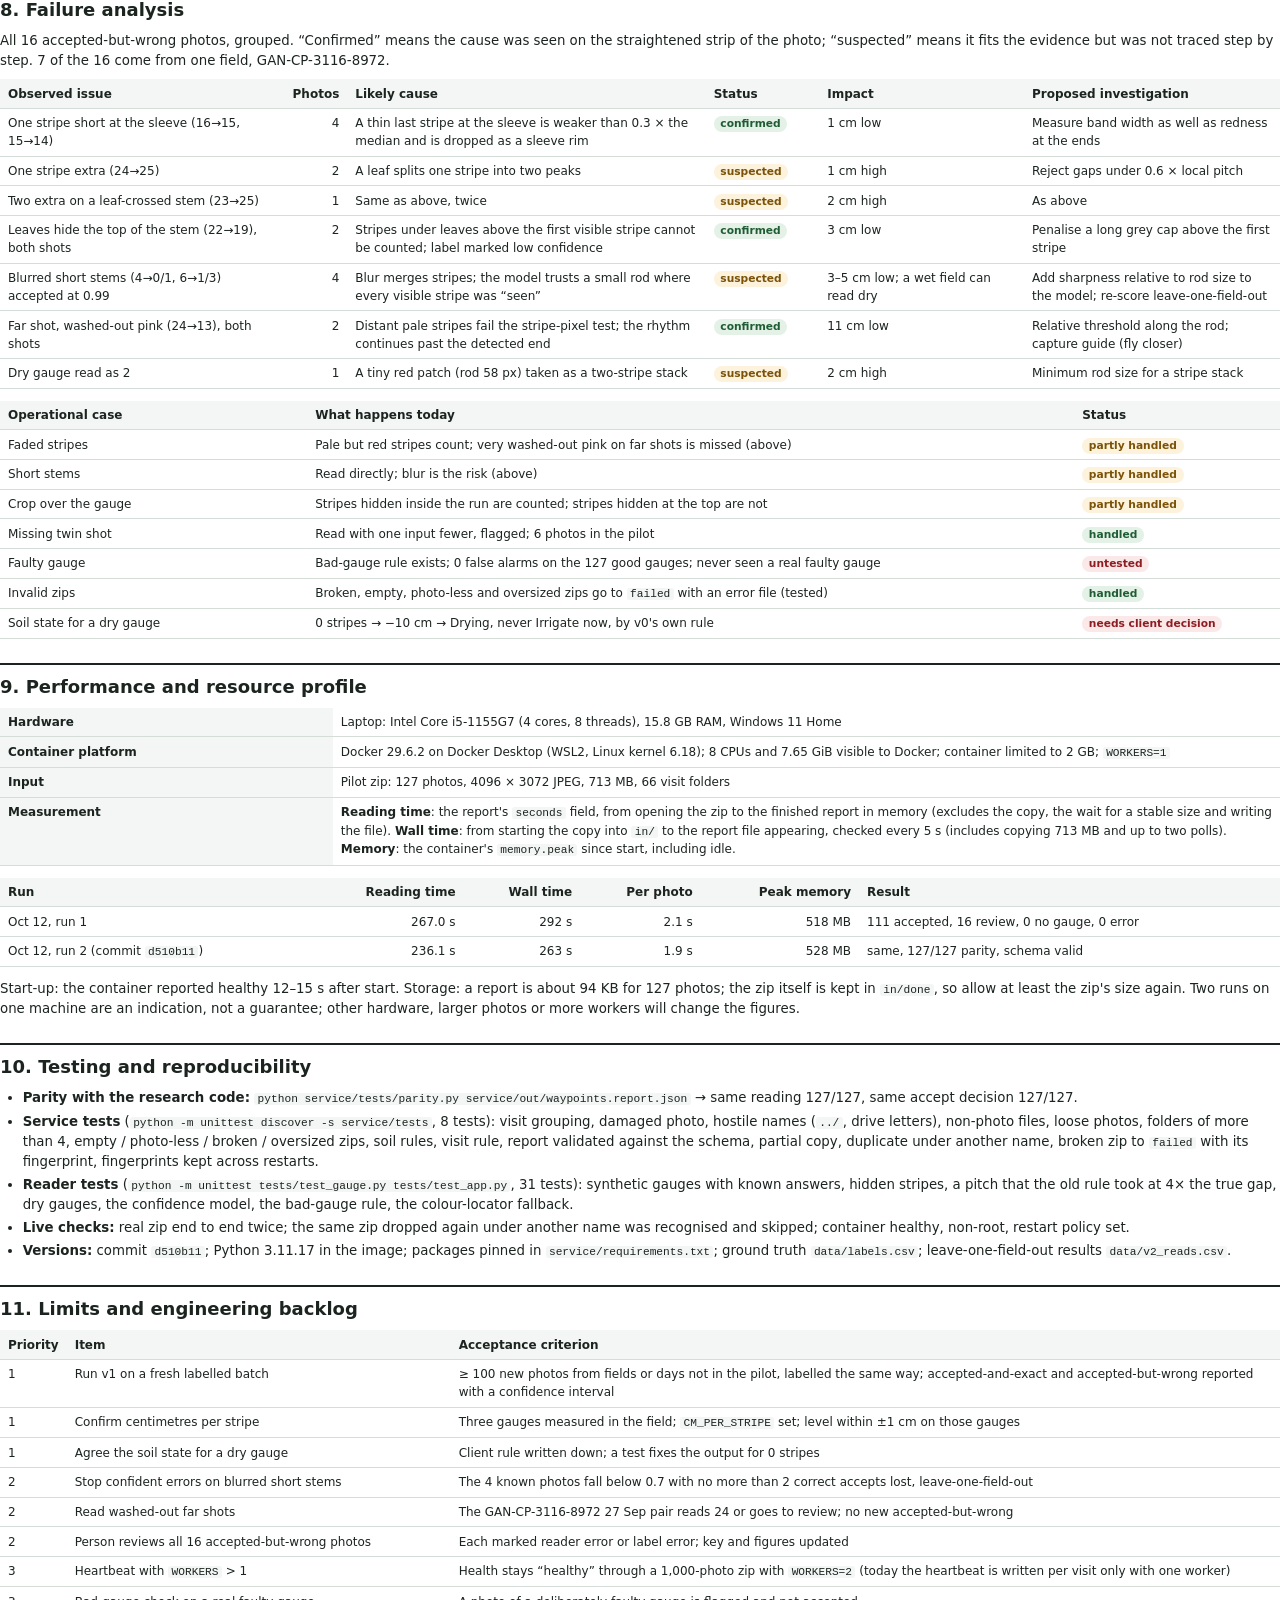
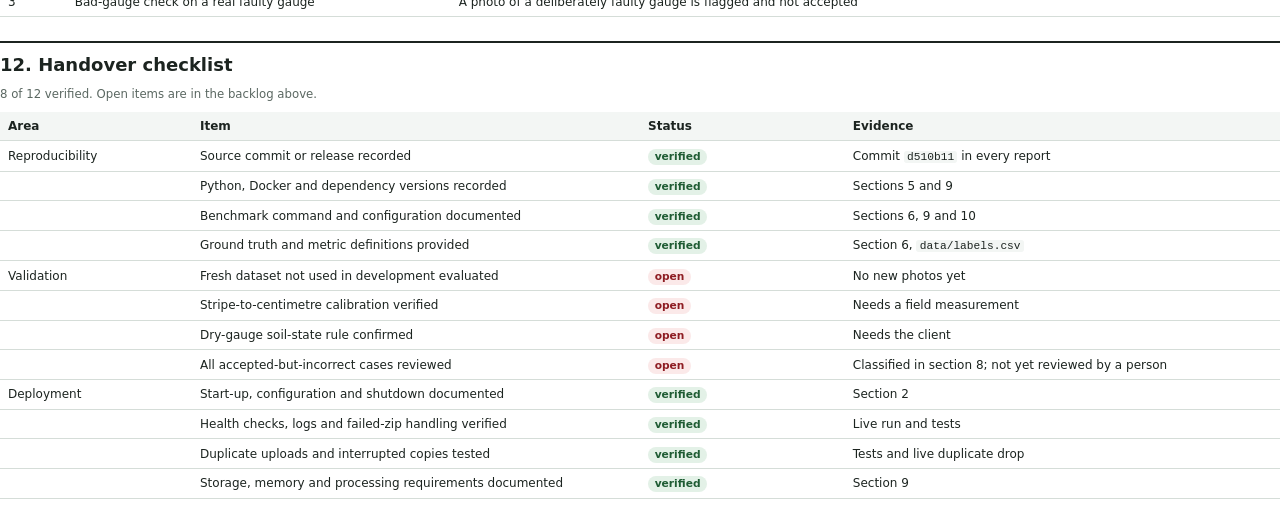
<file: docs/report/v1-service-report.html>
<!doctype html>
<html lang="en">
<head>
<meta charset="utf-8">
<title>Gauge reader v1 service report</title>
<style>
@page { size: Letter; margin: 22mm 17mm 18mm 17mm; @bottom-right { content: "Page " counter(page) " of " counter(pages); font: 8.5pt "Segoe UI", sans-serif; color: #5b6862; } }
:root { --ink: #1c2420; --muted: #5b6862; --line: #d5ddd8; --accent: #b3262d; --ok: #2f7d4a; --soft: #f3f6f4; }
* { box-sizing: border-box; }
body { margin: 0; background: #fff; color: var(--ink); font: 10pt/1.5 "Segoe UI", system-ui, sans-serif; }
h1 { font-size: 20pt; line-height: 1.2; margin: 0 0 4pt; }
h2 { font-size: 13.5pt; margin: 18pt 0 6pt; padding-top: 6pt; border-top: 1.5pt solid var(--ink); break-after: avoid; }
h3 { font-size: 10.5pt; margin: 11pt 0 4pt; break-after: avoid; }
p { margin: 0 0 6pt; }
.meta { color: var(--muted); font-size: 9pt; margin-bottom: 10pt; }
.lede { font-size: 11pt; }
ol, ul { margin: 0 0 7pt; padding-left: 17pt; }
li { margin-bottom: 2.5pt; }
table { width: 100%; border-collapse: collapse; margin: 5pt 0 9pt; font-size: 9pt; }
tr { break-inside: avoid; } thead { display: table-header-group; }
th, td { text-align: left; vertical-align: top; padding: 4pt 6pt; border-bottom: 0.75pt solid var(--line); }
th { background: var(--soft); font-weight: 600; }
td.num, th.num { text-align: right; white-space: nowrap; }
tr.total td { font-weight: 700; border-top: 1.25pt solid var(--ink); }
code, pre { font-family: Consolas, "Cascadia Mono", monospace; font-size: 8.4pt; }
code { background: var(--soft); padding: 0 2.5pt; border-radius: 2pt; }
pre { background: var(--soft); border: 0.75pt solid var(--line); border-radius: 4pt; padding: 7pt 9pt; margin: 5pt 0 9pt; white-space: pre-wrap; break-inside: avoid; line-height: 1.35; }
.kpis { display: flex; gap: 9pt; margin: 9pt 0 11pt; }
.kpi { flex: 1; border: 0.75pt solid var(--line); border-radius: 5pt; padding: 7pt 9pt; }
.kpi b { display: block; font-size: 17pt; line-height: 1.1; }
.kpi span { color: var(--muted); font-size: 8.5pt; }
.kpi.v1 b { color: var(--ok); }
.note { border-left: 3pt solid var(--accent); background: var(--soft); padding: 6pt 9pt; margin: 7pt 0 9pt; font-size: 9pt; break-inside: avoid; }
.small { font-size: 8.8pt; color: var(--muted); }
.tag { display: inline-block; padding: 0 5pt; border-radius: 8pt; font-size: 8pt; font-weight: 600; white-space: nowrap; }
.tag.ok { background: #e3f1e7; color: #1f5c34; } .tag.open { background: #fbe9e9; color: #8e1d23; } .tag.sus { background: #fdf2dc; color: #7a5208; }
figure { margin: 6pt 0 10pt; break-inside: avoid; text-align: center; }
figcaption { font-size: 8.5pt; color: var(--muted); margin-top: 3pt; }
svg text { font-family: "Segoe UI", sans-serif; }
.mast { display: flex; align-items: center; gap: 12pt; padding-bottom: 10pt; margin-bottom: 14pt; border-bottom: .75pt solid var(--ink); }
.mast img { width: 54pt; height: 54pt; }
.mast .org { font-size: 13pt; font-weight: 700; letter-spacing: .08em; text-transform: uppercase; }
.mast .sub { font-size: 9pt; color: var(--muted); }
</style>
</head>
<body>
<div class="mast"><img src="wn-logo.png" alt="White Noise logo"><div><div class="org">White Noise</div><div class="sub">Technical report &middot; CarbonMint water-gauge reader</div></div></div>

<h1>Gauge reader v1 service report: what we built and how it differs from v0</h1>
<div class="meta">Technical edition &middot; Oct 13, 2026 &middot; engine 1.0.0, commit <code>d510b11</code> &middot; report schema 1.0</div>

<p class="lede">v1 reads the water level of a paddy-field gauge from a drone photo. It runs as a Docker container: a zip of photos goes into one folder and a JSON report comes out of another. On the 127-photo pilot batch, v1 gives an accepted, exactly correct stripe count on <b>97 photos (76.4%)</b> against <b>19 (15.0%)</b> for the existing reader, v0. The target is 70&ndash;80%. This figure comes from the same photos v1 was developed on; a fresh, unseen batch is needed before it can be called validated accuracy.</p>

<div class="kpis">
 <div class="kpi"><b>15.0%</b><span>v0: accepted and exact (19 of 127)</span></div>
 <div class="kpi v1"><b>76.4%</b><span>v1: accepted and exact (97 of 127)</span></div>
 <div class="kpi"><b>28 &rarr; 16</b><span>accepted but wrong, v0 &rarr; v1</span></div>
 <div class="kpi"><b>127 / 127</b><span>container = research code, same reading and decision</span></div>
</div>

<h3>System specification</h3>
<table>
 <tbody>
  <tr><th style="width:24%">Input</th><td>A zip of drone photos (jpg, jpeg, png), one folder per visit named <code>&lt;checkpoint&gt; - &lt;ddmmyyHHMMSS&gt;</code>. Loose photos are accepted and read on their own.</td></tr>
  <tr><th>Output</th><td><code>out/&lt;zip&gt;.report.json</code>: summary, one entry per visit, one entry per photo (JSON Schema draft 2020-12, <code>schema_version</code> 1.0). A zip that cannot be read gives <code>out/&lt;zip&gt;.error.json</code>.</td></tr>
  <tr><th>Runtime</th><td>Docker (Linux, amd64). Inside the image: Python 3.11, NumPy 1.26.4, SciPy 1.13.1, Pillow 12.1.1, OpenCV (headless) 4.10.0.84. No GPU, no network access, no paid service.</td></tr>
  <tr><th>Architecture</th><td>One container: a folder watcher, a batch reader that opens the zip in place, and the reading engine (rod finder, stripe-rhythm reader, confidence model, client rules).</td></tr>
  <tr><th>Resources</th><td>2 GB memory limit; peak 518&ndash;528 MB on the pilot zip; one CPU core per worker; image 709 MB on disk.</td></tr>
  <tr><th>Validation scope</th><td>127 photos processed; all 127 in the accuracy comparison (exact count). The client sent 128; one is missing from our copy. Development dataset only.</td></tr>
  <tr><th>Status</th><td>Built, unit-tested and run end to end on the pilot zip. Not yet run on photos it has never seen. Centimetres per stripe not yet confirmed.</td></tr>
 </tbody>
</table>

<h2>1. What we did</h2>
<p>The client flies a drone over each paddy field every day and photographs a float gauge in the water. Red stripes come up out of a black sleeve as the water rises, about one stripe per centimetre; no stripes means the field is dry. Crop often grows over the gauge, and the client's existing reader (v0) gets only about half of the photos right. We were asked to reach 70&ndash;80% without changing the gauge.</p>
<ol>
 <li><b>Answer key.</b> Every pilot photo has a hand count of its stripes (section 6 describes how it was made and checked).</li>
 <li><b>v0 rebuilt and measured.</b> v0's code was not available, so it was rebuilt rule by rule from its written description and run on the same photos.</li>
 <li><b>v1 designed.</b> v1 measures the stripe rhythm instead of counting bars, then a small trained model estimates how likely the count is to be exactly right, and the client's acceptance rule decides. Each idea was tried separately and kept only if it helped on fields the model had not seen.</li>
 <li><b>Weak spots checked.</b> Enlarging far gauges, adding a stripe at the sleeve and other ideas were tried and dropped because they did not help (section 7).</li>
 <li><b>Packaged as a service</b> and <b>tested with the real zip</b> (127 photos, 713 MB): the container gives the research code's answer on every photo.</li>
</ol>

<h2>2. Architecture and deployment</h2>
<figure>
<svg viewBox="0 0 560 150" width="100%" role="img" aria-label="Architecture: in folder, watcher, batch reader, engine, report in out folder; zip moved to done or failed">
 <defs><marker id="a" viewBox="0 0 10 10" refX="9" refY="5" markerWidth="6" markerHeight="6" orient="auto"><path d="M0,0 L10,5 L0,10 z" fill="#1c2420"/></marker></defs>
 <g font-size="9">
  <rect x="4" y="40" width="82" height="52" rx="6" fill="#f3f6f4" stroke="#1c2420"/><text x="45" y="61" text-anchor="middle" font-weight="700">in/</text><text x="45" y="76" text-anchor="middle">zip of photos</text>
  <rect x="114" y="40" width="96" height="52" rx="6" fill="#fff" stroke="#1c2420"/><text x="162" y="61" text-anchor="middle" font-weight="700">Watcher</text><text x="162" y="76" text-anchor="middle">every 10 s, size stable</text>
  <rect x="238" y="40" width="100" height="52" rx="6" fill="#fff" stroke="#1c2420"/><text x="288" y="61" text-anchor="middle" font-weight="700">Batch reader</text><text x="288" y="76" text-anchor="middle">visits from folders</text>
  <rect x="366" y="40" width="96" height="52" rx="6" fill="#fff" stroke="#2f7d4a" stroke-width="1.6"/><text x="414" y="61" text-anchor="middle" font-weight="700">Engine</text><text x="414" y="76" text-anchor="middle">find, read, confidence</text>
  <rect x="488" y="40" width="68" height="52" rx="6" fill="#f3f6f4" stroke="#1c2420"/><text x="522" y="61" text-anchor="middle" font-weight="700">out/</text><text x="522" y="76" text-anchor="middle">report.json</text>
  <path d="M86,66 H112" stroke="#1c2420" marker-end="url(#a)"/><path d="M210,66 H236" stroke="#1c2420" marker-end="url(#a)"/>
  <path d="M338,66 H364" stroke="#1c2420" marker-end="url(#a)"/><path d="M462,66 H486" stroke="#1c2420" marker-end="url(#a)"/>
  <path d="M162,92 V122 H45 V96" stroke="#5b6862" stroke-dasharray="3 2" fill="none" marker-end="url(#a)"/>
  <text x="104" y="136" text-anchor="middle" fill="#5b6862">zip moved to in/done or in/failed</text>
  <text x="288" y="26" text-anchor="middle" fill="#5b6862">photos read straight from the zip, never unpacked</text>
  <text x="414" y="110" text-anchor="middle" fill="#5b6862">model file + colour locator</text>
 </g>
</svg>
<figcaption>Figure 1. One container. The engine is the same code the research results come from.</figcaption>
</figure>
<h3>Directory layout and naming</h3>
<pre>service/                         docker compose up -d --build   (run here)
  in/                            drop zips here (created on first start)
    done/                        zips that were read, or were already read
    failed/                      zips that could not be read
  out/
    &lt;zip&gt;.report.json            one report per zip
    &lt;zip&gt;.error.json             why a zip failed
    .processed.json              fingerprints of zips already read

expected zip:
  way points/                                      (any top folder, or none)
    AIT-CP-5286-2931-CKP K26 NG - 011026101600/    &lt;checkpoint&gt; - &lt;ddmmyyHHMMSS&gt;
      dji_fly_..._photo.jpg                        2 shots per visit
      dji_fly_..._photo.jpg</pre>
<table>
 <thead><tr><th style="width:28%">Behaviour</th><th>Exact rule</th></tr></thead>
 <tbody>
  <tr><td>When a zip is read</td><td>Every <code>POLL_SECONDS</code> the watcher lists <code>in/*.zip</code>. A zip is read only when its size is non-zero and the same as on the previous look, so a copy in progress is never read.</td></tr>
  <tr><td>Fingerprint and duplicates</td><td>SHA-256 of the zip. Fingerprints of read zips are kept in <code>out/.processed.json</code> and survive restarts. A zip with a known fingerprint, under any name, is moved to <code>in/done</code> without a new report.</td></tr>
  <tr><td>Visits</td><td>Photos are grouped by their folder. A folder whose name matches <code>&lt;checkpoint&gt; - &lt;12 digits&gt;</code> and holds 1&ndash;4 photos is one visit. Loose photos, and folders with more than 4 photos, are read one photo per visit (flag <code>no_twin_shot</code>).</td></tr>
  <tr><td>Files skipped</td><td>Names with an absolute path, a drive letter or <code>..</code> (reason <code>unsafe path</code>); anything not jpg/jpeg/png (<code>not a jpg or png</code>); a photo larger than <code>MAX_PHOTO_MB</code> uncompressed (<code>photo too large</code>). All are listed under <code>skipped</code>.</td></tr>
  <tr><td>Zip-level failure</td><td>Not a readable zip, no jpg/png inside, or more than <code>MAX_IMAGES</code> photos: <code>out/&lt;zip&gt;.error.json</code> is written and the zip goes to <code>in/failed</code>.</td></tr>
  <tr><td>Photo-level failure</td><td>A photo that cannot be decoded or read from the zip gets <code>status: error</code>; the rest of the batch carries on.</td></tr>
  <tr><td>Writing</td><td>Reports and error files are written to a <code>.part</code> file and renamed, so a half-written report is never visible.</td></tr>
  <tr><td>Health check</td><td>The watcher writes a heartbeat at every poll and after every visit. <code>python -m gaugesvc health</code> passes while the heartbeat is younger than 3 &times; <code>POLL_SECONDS</code> + 120 s (150 s by default). Docker runs it every 30 s (timeout 10 s, start period 30 s, 3 retries).</td></tr>
 </tbody>
</table>
<h3>Configuration (verified against the Dockerfile, the Compose file and the code)</h3>
<table>
 <thead><tr><th>Setting</th><th>Default</th><th>Effect</th></tr></thead>
 <tbody>
  <tr><td><code>POLL_SECONDS</code></td><td>10</td><td>How often <code>in/</code> is checked</td></tr>
  <tr><td><code>CM_PER_STRIPE</code></td><td>1.0</td><td>Centimetres per stripe for <code>level_cm</code> and <code>soil_state</code> (an assumption until measured)</td></tr>
  <tr><td><code>WORKERS</code></td><td>1</td><td>Visits read in parallel. Only 1 worker has been measured; more workers need more memory</td></tr>
  <tr><td><code>MAX_IMAGES</code></td><td>5000</td><td>Largest zip accepted, in photos</td></tr>
  <tr><td><code>MAX_PHOTO_MB</code></td><td>60</td><td>Largest single photo accepted (uncompressed size in the zip)</td></tr>
  <tr><td><code>IN_DIR</code>, <code>OUT_DIR</code></td><td><code>/data/in</code>, <code>/data/out</code></td><td>Mounted from <code>./in</code> and <code>./out</code></td></tr>
  <tr><td><code>GIT_COMMIT</code> (build argument)</td><td><code>unknown</code></td><td>Written into every report as <code>engine.commit</code></td></tr>
  <tr><td>Compose limits</td><td colspan="2"><code>mem_limit: 2g</code>, <code>restart: unless-stopped</code>, runs as user <code>gauge</code> (uid 10001), no ports published</td></tr>
 </tbody>
</table>
<pre>cd service
GIT_COMMIT=$(git rev-parse --short HEAD) docker compose up -d --build    # start (builds the image)
docker compose logs -f                                                    # follow the log
docker compose down                                                       # stop
python -m gaugesvc run some.zip report.json                               # one zip, without Docker</pre>

<h2>3. Interface contract</h2>
<h3>Report fields</h3>
<table>
 <thead><tr><th style="width:26%">Field</th><th>Meaning</th></tr></thead>
 <tbody>
  <tr><td><code>schema_version</code>, <code>engine</code></td><td><code>"1.0"</code>; engine name, version (<code>1.0.0</code>) and the commit the image was built from</td></tr>
  <tr><td><code>zip</code>, <code>sha256</code>, <code>processed_at</code>, <code>seconds</code></td><td>Input name and fingerprint, finish time, reading time</td></tr>
  <tr><td><code>settings</code></td><td><code>cm_per_stripe</code>, <code>accept_at</code> (0.7), <code>guide_zero_cm</code> (10)</td></tr>
  <tr><td><code>summary</code></td><td>Counts: photos, accepted, review, no_gauge, error, visits, skipped</td></tr>
  <tr><td><code>visits[]</code></td><td><code>folder</code>, <code>checkpoint</code>, <code>taken</code> (from the folder name), <code>photos</code>, <code>reading</code> (mean of the accepted shots, with level and soil state, or <code>status: review</code>), <code>consistent</code> (accepted shots within 1 stripe)</td></tr>
  <tr><td><code>photos[]</code></td><td><code>file</code>, <code>visit</code>, <code>status</code>, <code>stripes</code>, <code>candidate_stripes</code>, <code>dry</code>, <code>level_cm</code>, <code>level_vs_guide_cm</code>, <code>soil_state</code>, <code>confidence</code>, <code>gauge_box</code>, <code>note</code>, <code>error</code>, <code>flags</code></td></tr>
  <tr><td><code>skipped[]</code></td><td><code>name</code> and <code>reason</code> of every file not read</td></tr>
 </tbody>
</table>
<table>
 <thead><tr><th style="width:18%">Status</th><th>Meaning</th><th style="width:30%">Fields present</th></tr></thead>
 <tbody>
  <tr><td><code>accepted</code></td><td>Confidence &ge; 0.7 and no bad-gauge flag</td><td>stripes, dry, level_cm, level_vs_guide_cm, soil_state, confidence</td></tr>
  <tr><td><code>review</code></td><td>A reading exists but confidence &lt; 0.7, or the bad-gauge check fired. No number is reported.</td><td>candidate_stripes (for the reviewer), confidence, note</td></tr>
  <tr><td><code>no_gauge</code></td><td>Neither the rod finder nor the colour locator found a gauge</td><td>stripes: null</td></tr>
  <tr><td><code>error</code></td><td>The photo could not be decoded or read from the zip</td><td>error</td></tr>
 </tbody>
</table>
<p>Flags: <code>no_twin_shot</code> (read alone), <code>twin_unreadable</code> (the other shot gave no reading), <code>colour_locator_used</code>, <code>bad_gauge</code>. Soil state: level against the guide = <code>level_cm</code> &minus; 10; above +2 Flooded, &minus;2 to +2 Saturated, &minus;12 to below &minus;2 Drying, below &minus;12 Irrigate now.</p>
<pre>{ "schema_version": "1.0",
  "engine": {"name": "CarbonMint gauge reader", "version": "1.0.0", "commit": "d510b11"},
  "zip": "waypoints.zip", "sha256": "…", "seconds": 236.1,
  "summary": {"photos": 127, "accepted": 111, "review": 16, "no_gauge": 0, "error": 0, "visits": 66, "skipped": 0},
  "visits": [ { "folder": "…/AIT-CP-2050-9573-CKP K26 VP - 051026113308", "checkpoint": "AIT-CP-2050-9573-CKP K26 VP",
                "taken": "2026-10-05T11:33:08", "photos": ["…", "…"], "consistent": true,
                "reading": {"status": "accepted", "stripes": 20.0, "level_cm": 20.0, "level_vs_guide_cm": 10.0, "soil_state": "Flooded"} } ],
  "photos": [
    { "file": "…/dji_fly_20261001_101600_0358_…_photo.jpg", "status": "accepted", "stripes": 4, "dry": false,
      "level_cm": 4.0, "level_vs_guide_cm": -6.0, "soil_state": "Drying", "confidence": 0.934,
      "gauge_box": [2095, 969, 2236, 1071], "flags": [] },
    { "file": "…/dji_fly_20261001_100440_0349_…_photo.jpg", "status": "review", "stripes": null,
      "candidate_stripes": 19, "confidence": 0.456, "note": "review: confidence below 0.7",
      "gauge_box": [1977, 858, 2217, 1559], "flags": [] } ],
  "skipped": [] }

out/broken.error.json:   { "zip": "broken.zip", "sha256": "…", "error": "not a readable zip: BadZipFile" }</pre>
<p class="small">Real entries from the pilot run, trimmed. The full schema is <code>service/report.schema.json</code>; a four-visit real report is <code>service/examples/sample_report.json</code>.</p>

<h2>4. How one photo is read</h2>
<figure>
<svg viewBox="0 0 560 330" width="100%" role="img" aria-label="Decision flow for one photo">
 <defs><marker id="b" viewBox="0 0 10 10" refX="9" refY="5" markerWidth="6" markerHeight="6" orient="auto"><path d="M0,0 L10,5 L0,10 z" fill="#1c2420"/></marker></defs>
 <g font-size="8.6">
  <rect x="190" y="4" width="180" height="26" rx="5" fill="#f3f6f4" stroke="#1c2420"/><text x="280" y="21" text-anchor="middle">Decode the photo (Pillow, full resolution)</text>
  <rect x="190" y="44" width="180" height="26" rx="5" fill="#fff" stroke="#1c2420"/><text x="280" y="61" text-anchor="middle">Find the rod: stack of &ge; 3 red stripes</text>
  <rect x="190" y="84" width="180" height="26" rx="5" fill="#fff" stroke="#1c2420"/><text x="280" y="101" text-anchor="middle">else: tall, thin blue-grey rod</text>
  <rect x="190" y="124" width="180" height="26" rx="5" fill="#fff" stroke="#1c2420"/><text x="280" y="141" text-anchor="middle">Straighten, read the stripe rhythm &rarr; n</text>
  <rect x="190" y="164" width="180" height="26" rx="5" fill="#fff" stroke="#1c2420"/><text x="280" y="181" text-anchor="middle">Features + the visit's other shot</text>
  <rect x="190" y="204" width="180" height="26" rx="5" fill="#fff" stroke="#2f7d4a" stroke-width="1.6"/><text x="280" y="221" text-anchor="middle">Trained model &rarr; P(n is exact)</text>
  <rect x="190" y="244" width="180" height="26" rx="5" fill="#fff" stroke="#1c2420"/><text x="280" y="261" text-anchor="middle">Bad-gauge check</text>
  <rect x="190" y="290" width="180" height="30" rx="5" fill="#e3f1e7" stroke="#2f7d4a"/><text x="280" y="309" text-anchor="middle" font-weight="700">P &ge; 0.7 &rarr; accepted</text>
  <rect x="408" y="290" width="148" height="30" rx="5" fill="#fdf2dc" stroke="#7a5208"/><text x="482" y="309" text-anchor="middle" font-weight="700">review (no number)</text>
  <rect x="428" y="4" width="128" height="26" rx="5" fill="#fbe9e9" stroke="#8e1d23"/><text x="492" y="21" text-anchor="middle" font-weight="700">error</text>
  <rect x="4" y="84" width="150" height="40" rx="5" fill="#fff" stroke="#1c2420"/><text x="79" y="100" text-anchor="middle">nothing found: colour locator</text><text x="79" y="113" text-anchor="middle">(OpenCV) &rarr; count, conf. input 0.3</text>
  <rect x="4" y="150" width="150" height="26" rx="5" fill="#fbe9e9" stroke="#8e1d23"/><text x="79" y="167" text-anchor="middle" font-weight="700">no_gauge</text>
  <g stroke="#1c2420" fill="none">
   <path d="M280,30 V42" marker-end="url(#b)"/><path d="M280,70 V82" marker-end="url(#b)"/><path d="M280,110 V122" marker-end="url(#b)"/>
   <path d="M280,150 V162" marker-end="url(#b)"/><path d="M280,190 V202" marker-end="url(#b)"/><path d="M280,230 V242" marker-end="url(#b)"/>
   <path d="M280,270 V288" marker-end="url(#b)"/><path d="M370,17 H426" marker-end="url(#b)"/><path d="M190,97 H156" marker-end="url(#b)"/>
   <path d="M79,124 V148" marker-end="url(#b)"/><path d="M154,110 C175,110 175,177 188,177" marker-end="url(#b)"/>
   <path d="M370,257 H482 V288" marker-end="url(#b)"/><path d="M370,217 H520 V288" stroke-dasharray="3 2" marker-end="url(#b)"/>
  </g>
  <g fill="#5b6862"><text x="398" y="12" text-anchor="middle" font-size="7.6">cannot decode</text><text x="88" y="140">not found</text><text x="170" y="196" text-anchor="end">found</text>
   <text x="378" y="252">fires</text><text x="452" y="212">P &lt; 0.7</text><text x="286" y="81">no stack</text></g>
 </g>
</svg>
<figcaption>Figure 2. Decision flow, as implemented in <code>gauge/</code> and <code>service/gaugesvc/engine.py</code>. v1 has no second-look pass: a photo that is not confident enough goes to review.</figcaption>
</figure>
<table>
 <thead><tr><th style="width:22%">Step</th><th>Exact rule</th></tr></thead>
 <tbody>
  <tr><td>Stripe pixels</td><td>R &minus; max(G, B) &gt; 25, R &gt; 1.25 &times; max(G, B), R &gt; 40 and B &ge; G &minus; 12 (straw and brown soil, where G is well above B, are excluded). Red is judged against green and blue, not by brightness, so shaded stripes count.</td></tr>
  <tr><td>Find the rod</td><td>Stripe blobs of &ge; 8 px are grouped vertically; a group needs &ge; 3 separate stripes on a near-vertical axis (|direction<sub>y</sub>| &ge; 0.85, elongated). Pieces split by a leaf are joined when they lie within 2.5 half-widths of the same axis. Largest score wins. With no stripe stack, a tall, thin, near-vertical blue-grey tube (fill &ge; 0.3, length &ge; 3 widths) is taken instead.</td></tr>
  <tr><td>Straighten</td><td>The ring centre is found row by row in a strip 5 half-widths wide; a quadratic (straight line for short rods) through those centres follows lean and bend, and the rod's core is resampled along it.</td></tr>
  <tr><td>No paint showing</td><td>Fewer than 4 rows with stripe paint: the reading is 0 stripes (dry), a valid reading.</td></tr>
  <tr><td>Stripe gap (pitch)</td><td>Autocorrelation of the redness down the rod. The pitch is the <b>shortest</b> lag whose peak is at least 0.75 of the strongest, so a stretch of 2&ndash;4 stripes is not taken as one gap. With 2&ndash;6 clear stripes the median spacing is used instead.</td></tr>
  <tr><td>End stripes</td><td>Peaks at either end weaker than 0.3 &times; the median stripe are dropped (sleeve rims, stains).</td></tr>
  <tr><td>Count</td><td>Gap by gap from the first stripe to the last: each gap counts round(gap &divide; local pitch) stripes, at least 1, where the local pitch is the median of the neighbouring gaps that lie between 0.6 and 1.5 &times; the pitch. Hidden stripes inside the run are counted; perspective is followed.</td></tr>
  <tr><td>Colour locator</td><td>Only when nothing above finds a rod: our colour method's locator (brightness evened out first, then plain) finds the gauge by red stripes, blue-grey pipe and black sleeve on a 1000 px copy, and counts bands in its box (no bands = dry). Its reading enters the model with a fixed confidence input of 0.3.</td></tr>
  <tr><td>Confidence</td><td>Logistic regression (L2 = 1, fitted by Newton steps) on 10 standardised inputs: the reader's own score, pattern strength, share of stripes actually seen, log sharpness, log rod length, red coverage, the other shot reads the same count, the other shot within 1, no other shot, reading is 0. Output: P(count is exactly right).</td></tr>
  <tr><td>The other shot</td><td>The two shots of a visit are read first; each shot's features include the other's count. A missing or unreadable twin is an input (&ldquo;no other shot&rdquo;) and a flag, not a failure.</td></tr>
  <tr><td>Bad gauge</td><td>More than 25 stripes, or a stripe gap outside 0.45&ndash;1.7 &times; the rod's half-width (with &ge; 3 stripes): never accepted, flag <code>bad_gauge</code>, confidence capped below 0.7.</td></tr>
  <tr><td>Accept</td><td>P &ge; 0.7 (the client's bar). Visit reading = mean of its accepted shots (the client's folder rule); none accepted &rarr; the visit stays in review.</td></tr>
 </tbody>
</table>

<h2>5. What the service is built from</h2>
<table>
 <thead><tr><th>Part</th><th>Version</th><th>Use</th></tr></thead>
 <tbody>
  <tr><td>Base image</td><td><code>python:3.11-slim</code> (3.11.17 at build)</td><td>Linux amd64 runtime</td></tr>
  <tr><td>NumPy / SciPy</td><td>1.26.4 / 1.13.1</td><td>Rod finding, straightening, rhythm, confidence model</td></tr>
  <tr><td>Pillow</td><td>12.1.1</td><td>Decoding photos straight from the zip</td></tr>
  <tr><td>OpenCV (headless)</td><td>4.10.0.84</td><td>Colour locator only</td></tr>
  <tr><td>Confidence model</td><td><code>models/v2_confidence.json</code>, 791 bytes</td><td>Weights, means and scales of the logistic model</td></tr>
  <tr><td>Folder watcher, batch reader, report</td><td><code>service/gaugesvc</code>, engine 1.0.0</td><td>Our own code, standard library only</td></tr>
  <tr><td>Test-only</td><td>jsonschema 4.23.0</td><td>Checks reports against the schema</td></tr>
 </tbody>
</table>

<h2>6. Evaluation method</h2>
<h3>Dataset</h3>
<p>127 drone photos (4096 &times; 3072 JPEG, about 5.6 MB each) from 7 fields, 66 visits, 23 Sep &ndash; 6 Oct 2026; the client's pilot batch minus one photo missing from our copy. This is the development dataset: the reading rules were designed while looking at these photos.</p>
<h3>Ground truth (<code>data/labels.csv</code>)</h3>
<ol>
 <li>For every photo the gauge was straightened and enlarged (<code>scripts/label_strips.py</code>) and the first and last visible stripe marked. The stripes were counted as whole stripes; a stripe partly hidden by the cap or sleeve counts when it is mostly visible. The first read was made by an AI assistant from these enlarged strips. Each label carries a confidence (high 103, low 24) and an occlusion flag (46 photos).</li>
 <li>A person checked random samples against the photos (<code>gauge/spotcheck.py</code>, fixed seed). Round 1, 15 photos: 10 exact, mostly a half-stripe convention; the convention was fixed to whole stripes and 3 labels corrected. Round 2, 15 new photos: 15 of 15 exact.</li>
</ol>
<h3>Photo sets</h3>
<p>Each photo was sorted by eye into one set: <b>Clear</b> (59), the gauge and its stripes plainly visible; <b>Partly hidden</b> (43), leaves or grass across the stripes; <b>Hard</b> (25), the gauge barely visible even to the eye.</p>
<h3>Metrics</h3>
<table>
 <tbody>
  <tr><th style="width:30%">Accepted and exact (primary)</th><td>Photos with status accepted whose stripe count equals the label, divided by all 127 photos</td></tr>
  <tr><th>Accepted but wrong</th><td>Accepted photos whose count differs from the label by any amount</td></tr>
  <tr><th>Right when accepted</th><td>Accepted and exact &divide; accepted</td></tr>
  <tr><th>Review, no gauge, error</th><td>Shares of photos with those statuses</td></tr>
  <tr><th>Visits</th><td>A visit counts when the mean of its accepted shots is within 0.5 of the visit's median label</td></tr>
 </tbody>
</table>
<p><b>Leave one field out.</b> The confidence model is scored field by field: for each of the 7 fields it is trained on the other 6 and applied to that field, so no photo is scored by a model that saw its field. The figures below use this. The deployed service uses one model trained on all 7 fields, so on these same photos it looks slightly better (111 accepted, 98 exact); that in-sample figure is not quoted as accuracy. Reproduce: <code>python -m gauge.run</code>, then <code>python scripts/compare.py</code> (writes <code>docs/comparison.md</code>).</p>
<div class="note">The 76.4% is measured on the development dataset. It shows the method works on these fields; it is not independent validation. A fresh labelled batch from fields and days v1 has never seen is needed to estimate real-world accuracy.</div>

<h2>7. Results: how v1 differs from v0</h2>
<table>
 <thead><tr><th></th><th>v0</th><th>v1</th></tr></thead>
 <tbody>
  <tr><td>Approach</td><td>Pinkest column, counts the bars in it</td><td>Stripe rhythm from the first stripe to the last</td></tr>
  <tr><td>How sure it is</td><td>How regular the stripes look</td><td>Trained chance that the count is exactly right</td></tr>
  <tr><td>Shade</td><td>Needs bright pink (value &ge; 50%); shaded stripes missed</td><td>Red against green and blue; dark stripes count</td></tr>
  <tr><td>A leaf across the gauge</td><td>Keeps the longest unbroken run; the rest is dropped</td><td>Hidden stripes inside the run are counted</td></tr>
  <tr><td>A dry gauge</td><td>No stripes, no reading</td><td>0 stripes is a reading (28 of 29 dry photos right)</td></tr>
  <tr><td>Second shot, broken gauge, unsure photo</td><td>Not used / not checked / left out</td><td>Confidence input / flagged / sent to review with the count to check</td></tr>
 </tbody>
</table>
<table>
 <thead><tr><th>Photos</th><th class="num">v0 accepted &amp; exact</th><th class="num">v1 accepted &amp; exact</th><th class="num">v1 accepted, wrong</th><th class="num">v1 review (right count / wrong)</th><th class="num">v1 no gauge</th></tr></thead>
 <tbody>
  <tr><td>Clear (59)</td><td class="num">16 = 27.1%</td><td class="num">45 = 76.3%</td><td class="num">5</td><td class="num">9 (5 / 4)</td><td class="num">0</td></tr>
  <tr><td>Partly hidden (43)</td><td class="num">3 = 7.0%</td><td class="num">32 = 74.4%</td><td class="num">9</td><td class="num">2 (2 / 0)</td><td class="num">0</td></tr>
  <tr><td>Hard (25)</td><td class="num">0 = 0%</td><td class="num">20 = 80.0%</td><td class="num">2</td><td class="num">3 (1 / 2)</td><td class="num">0</td></tr>
  <tr class="total"><td>All (127)</td><td class="num">19 = 15.0%</td><td class="num">97 = 76.4%</td><td class="num">16</td><td class="num">14 (8 / 6)</td><td class="num">0</td></tr>
 </tbody>
</table>
<p>v0: 47 accepted, 28 of them wrong; 66 photos with no reading. v1: 113 accepted (89.0%), right when accepted 85.8%; 0 photos with errors. Visits: v0 9 of 66, v1 50 of 66. By field (leave one out), v1 ranges from 47.4% to 100% accepted and exact; the weakest are AIT-CP-2050-9573 (9 of 19) and GAN-CP-3116-8972 (10 of 17).</p>
<p><b>Why v0 misses 108 photos.</b> No gauge column or stripe stack found, mostly shaded stripes below its brightness bar: 37. Dry gauge, no reading possible: 29. Accepted with a wrong count, mostly leaves breaking its run: 28. Wrong count, not accepted: 13. Right count under its confidence bar: 1.</p>
<p><b>Tried and dropped</b>, each scored the same way: Lanczos 2&ndash;3&times; enlarging of small rods (no change on 13 rods), counting an extra stripe at the sleeve (+3, &minus;4), following a faint rhythm past the last stripe (+7, &minus;6), extra confidence inputs (lower), and using the colour method's count or score as a vote (lower). Under the looser rule used in some pilot reports (&plusmn;1, or &plusmn;3 on estimated tall stems; 9 uncountable photos left out), v1 scores 94 of 118 (79.7%); see the companion note.</p>

<h2>8. Failure analysis</h2>
<p>All 16 accepted-but-wrong photos, grouped. &ldquo;Confirmed&rdquo; means the cause was seen on the straightened strip of the photo; &ldquo;suspected&rdquo; means it fits the evidence but was not traced step by step. 7 of the 16 come from one field, GAN-CP-3116-8972.</p>
<table>
 <thead><tr><th style="width:21%">Observed issue</th><th class="num">Photos</th><th style="width:28%">Likely cause</th><th>Status</th><th style="width:16%">Impact</th><th style="width:20%">Proposed investigation</th></tr></thead>
 <tbody>
  <tr><td>One stripe short at the sleeve (16&rarr;15, 15&rarr;14)</td><td class="num">4</td><td>A thin last stripe at the sleeve is weaker than 0.3 &times; the median and is dropped as a sleeve rim</td><td><span class="tag ok">confirmed</span></td><td>1 cm low</td><td>Measure band width as well as redness at the ends</td></tr>
  <tr><td>One stripe extra (24&rarr;25)</td><td class="num">2</td><td>A leaf splits one stripe into two peaks</td><td><span class="tag sus">suspected</span></td><td>1 cm high</td><td>Reject gaps under 0.6 &times; local pitch</td></tr>
  <tr><td>Two extra on a leaf-crossed stem (23&rarr;25)</td><td class="num">1</td><td>Same as above, twice</td><td><span class="tag sus">suspected</span></td><td>2 cm high</td><td>As above</td></tr>
  <tr><td>Leaves hide the top of the stem (22&rarr;19), both shots</td><td class="num">2</td><td>Stripes under leaves above the first visible stripe cannot be counted; label marked low confidence</td><td><span class="tag ok">confirmed</span></td><td>3 cm low</td><td>Penalise a long grey cap above the first stripe</td></tr>
  <tr><td>Blurred short stems (4&rarr;0/1, 6&rarr;1/3) accepted at 0.99</td><td class="num">4</td><td>Blur merges stripes; the model trusts a small rod where every visible stripe was &ldquo;seen&rdquo;</td><td><span class="tag sus">suspected</span></td><td>3&ndash;5 cm low; a wet field can read dry</td><td>Add sharpness relative to rod size to the model; re-score leave-one-field-out</td></tr>
  <tr><td>Far shot, washed-out pink (24&rarr;13), both shots</td><td class="num">2</td><td>Distant pale stripes fail the stripe-pixel test; the rhythm continues past the detected end</td><td><span class="tag ok">confirmed</span></td><td>11 cm low</td><td>Relative threshold along the rod; capture guide (fly closer)</td></tr>
  <tr><td>Dry gauge read as 2</td><td class="num">1</td><td>A tiny red patch (rod 58 px) taken as a two-stripe stack</td><td><span class="tag sus">suspected</span></td><td>2 cm high</td><td>Minimum rod size for a stripe stack</td></tr>
 </tbody>
</table>
<table>
 <thead><tr><th style="width:24%">Operational case</th><th>What happens today</th><th>Status</th></tr></thead>
 <tbody>
  <tr><td>Faded stripes</td><td>Pale but red stripes count; very washed-out pink on far shots is missed (above)</td><td><span class="tag sus">partly handled</span></td></tr>
  <tr><td>Short stems</td><td>Read directly; blur is the risk (above)</td><td><span class="tag sus">partly handled</span></td></tr>
  <tr><td>Crop over the gauge</td><td>Stripes hidden inside the run are counted; stripes hidden at the top are not</td><td><span class="tag sus">partly handled</span></td></tr>
  <tr><td>Missing twin shot</td><td>Read with one input fewer, flagged; 6 photos in the pilot</td><td><span class="tag ok">handled</span></td></tr>
  <tr><td>Faulty gauge</td><td>Bad-gauge rule exists; 0 false alarms on the 127 good gauges; never seen a real faulty gauge</td><td><span class="tag open">untested</span></td></tr>
  <tr><td>Invalid zips</td><td>Broken, empty, photo-less and oversized zips go to <code>failed</code> with an error file (tested)</td><td><span class="tag ok">handled</span></td></tr>
  <tr><td>Soil state for a dry gauge</td><td>0 stripes &rarr; &minus;10 cm &rarr; Drying, never Irrigate now, by v0's own rule</td><td><span class="tag open">needs client decision</span></td></tr>
 </tbody>
</table>

<h2>9. Performance and resource profile</h2>
<table>
 <tbody>
  <tr><th style="width:26%">Hardware</th><td>Laptop: Intel Core i5-1155G7 (4 cores, 8 threads), 15.8 GB RAM, Windows 11 Home</td></tr>
  <tr><th>Container platform</th><td>Docker 29.6.2 on Docker Desktop (WSL2, Linux kernel 6.18); 8 CPUs and 7.65 GiB visible to Docker; container limited to 2 GB; <code>WORKERS=1</code></td></tr>
  <tr><th>Input</th><td>Pilot zip: 127 photos, 4096 &times; 3072 JPEG, 713 MB, 66 visit folders</td></tr>
  <tr><th>Measurement</th><td><b>Reading time</b>: the report's <code>seconds</code> field, from opening the zip to the finished report in memory (excludes the copy, the wait for a stable size and writing the file). <b>Wall time</b>: from starting the copy into <code>in/</code> to the report file appearing, checked every 5 s (includes copying 713 MB and up to two polls). <b>Memory</b>: the container's <code>memory.peak</code> since start, including idle.</td></tr>
 </tbody>
</table>
<table>
 <thead><tr><th>Run</th><th class="num">Reading time</th><th class="num">Wall time</th><th class="num">Per photo</th><th class="num">Peak memory</th><th>Result</th></tr></thead>
 <tbody>
  <tr><td>Oct 12, run 1</td><td class="num">267.0 s</td><td class="num">292 s</td><td class="num">2.1 s</td><td class="num">518 MB</td><td>111 accepted, 16 review, 0 no gauge, 0 error</td></tr>
  <tr><td>Oct 12, run 2 (commit <code>d510b11</code>)</td><td class="num">236.1 s</td><td class="num">263 s</td><td class="num">1.9 s</td><td class="num">528 MB</td><td>same, 127/127 parity, schema valid</td></tr>
 </tbody>
</table>
<p>Start-up: the container reported healthy 12&ndash;15 s after start. Storage: a report is about 94 KB for 127 photos; the zip itself is kept in <code>in/done</code>, so allow at least the zip's size again. Two runs on one machine are an indication, not a guarantee; other hardware, larger photos or more workers will change the figures.</p>

<h2>10. Testing and reproducibility</h2>
<ul>
 <li><b>Parity with the research code:</b> <code>python service/tests/parity.py service/out/waypoints.report.json</code> &rarr; same reading 127/127, same accept decision 127/127.</li>
 <li><b>Service tests</b> (<code>python -m unittest discover -s service/tests</code>, 8 tests): visit grouping, damaged photo, hostile names (<code>../</code>, drive letters), non-photo files, loose photos, folders of more than 4, empty / photo-less / broken / oversized zips, soil rules, visit rule, report validated against the schema, partial copy, duplicate under another name, broken zip to <code>failed</code> with its fingerprint, fingerprints kept across restarts.</li>
 <li><b>Reader tests</b> (<code>python -m unittest tests/test_gauge.py tests/test_app.py</code>, 31 tests): synthetic gauges with known answers, hidden stripes, a pitch that the old rule took at 4&times; the true gap, dry gauges, the confidence model, the bad-gauge rule, the colour-locator fallback.</li>
 <li><b>Live checks:</b> real zip end to end twice; the same zip dropped again under another name was recognised and skipped; container healthy, non-root, restart policy set.</li>
 <li><b>Versions:</b> commit <code>d510b11</code>; Python 3.11.17 in the image; packages pinned in <code>service/requirements.txt</code>; ground truth <code>data/labels.csv</code>; leave-one-field-out results <code>data/v2_reads.csv</code>.</li>
</ul>

<h2>11. Limits and engineering backlog</h2>
<table>
 <thead><tr><th>Priority</th><th style="width:30%">Item</th><th>Acceptance criterion</th></tr></thead>
 <tbody>
  <tr><td>1</td><td>Run v1 on a fresh labelled batch</td><td>&ge; 100 new photos from fields or days not in the pilot, labelled the same way; accepted-and-exact and accepted-but-wrong reported with a confidence interval</td></tr>
  <tr><td>1</td><td>Confirm centimetres per stripe</td><td>Three gauges measured in the field; <code>CM_PER_STRIPE</code> set; level within &plusmn;1 cm on those gauges</td></tr>
  <tr><td>1</td><td>Agree the soil state for a dry gauge</td><td>Client rule written down; a test fixes the output for 0 stripes</td></tr>
  <tr><td>2</td><td>Stop confident errors on blurred short stems</td><td>The 4 known photos fall below 0.7 with no more than 2 correct accepts lost, leave-one-field-out</td></tr>
  <tr><td>2</td><td>Read washed-out far shots</td><td>The GAN-CP-3116-8972 27 Sep pair reads 24 or goes to review; no new accepted-but-wrong</td></tr>
  <tr><td>2</td><td>Person reviews all 16 accepted-but-wrong photos</td><td>Each marked reader error or label error; key and figures updated</td></tr>
  <tr><td>3</td><td>Heartbeat with <code>WORKERS</code> &gt; 1</td><td>Health stays &ldquo;healthy&rdquo; through a 1,000-photo zip with <code>WORKERS=2</code> (today the heartbeat is written per visit only with one worker)</td></tr>
  <tr><td>3</td><td>Bad-gauge check on a real faulty gauge</td><td>A photo of a deliberately faulty gauge is flagged and not accepted</td></tr>
 </tbody>
</table>

<h2>12. Handover checklist</h2>
<p class="small">8 of 12 verified. Open items are in the backlog above.</p>
<table>
 <thead><tr><th style="width:15%">Area</th><th>Item</th><th style="width:16%">Status</th><th style="width:34%">Evidence</th></tr></thead>
 <tbody>
  <tr><td>Reproducibility</td><td>Source commit or release recorded</td><td><span class="tag ok">verified</span></td><td>Commit <code>d510b11</code> in every report</td></tr>
  <tr><td></td><td>Python, Docker and dependency versions recorded</td><td><span class="tag ok">verified</span></td><td>Sections 5 and 9</td></tr>
  <tr><td></td><td>Benchmark command and configuration documented</td><td><span class="tag ok">verified</span></td><td>Sections 6, 9 and 10</td></tr>
  <tr><td></td><td>Ground truth and metric definitions provided</td><td><span class="tag ok">verified</span></td><td>Section 6, <code>data/labels.csv</code></td></tr>
  <tr><td>Validation</td><td>Fresh dataset not used in development evaluated</td><td><span class="tag open">open</span></td><td>No new photos yet</td></tr>
  <tr><td></td><td>Stripe-to-centimetre calibration verified</td><td><span class="tag open">open</span></td><td>Needs a field measurement</td></tr>
  <tr><td></td><td>Dry-gauge soil-state rule confirmed</td><td><span class="tag open">open</span></td><td>Needs the client</td></tr>
  <tr><td></td><td>All accepted-but-incorrect cases reviewed</td><td><span class="tag open">open</span></td><td>Classified in section 8; not yet reviewed by a person</td></tr>
  <tr><td>Deployment</td><td>Start-up, configuration and shutdown documented</td><td><span class="tag ok">verified</span></td><td>Section 2</td></tr>
  <tr><td></td><td>Health checks, logs and failed-zip handling verified</td><td><span class="tag ok">verified</span></td><td>Live run and tests</td></tr>
  <tr><td></td><td>Duplicate uploads and interrupted copies tested</td><td><span class="tag ok">verified</span></td><td>Tests and live duplicate drop</td></tr>
  <tr><td></td><td>Storage, memory and processing requirements documented</td><td><span class="tag ok">verified</span></td><td>Section 9</td></tr>
 </tbody>
</table>
</body>
</html>
</file>
